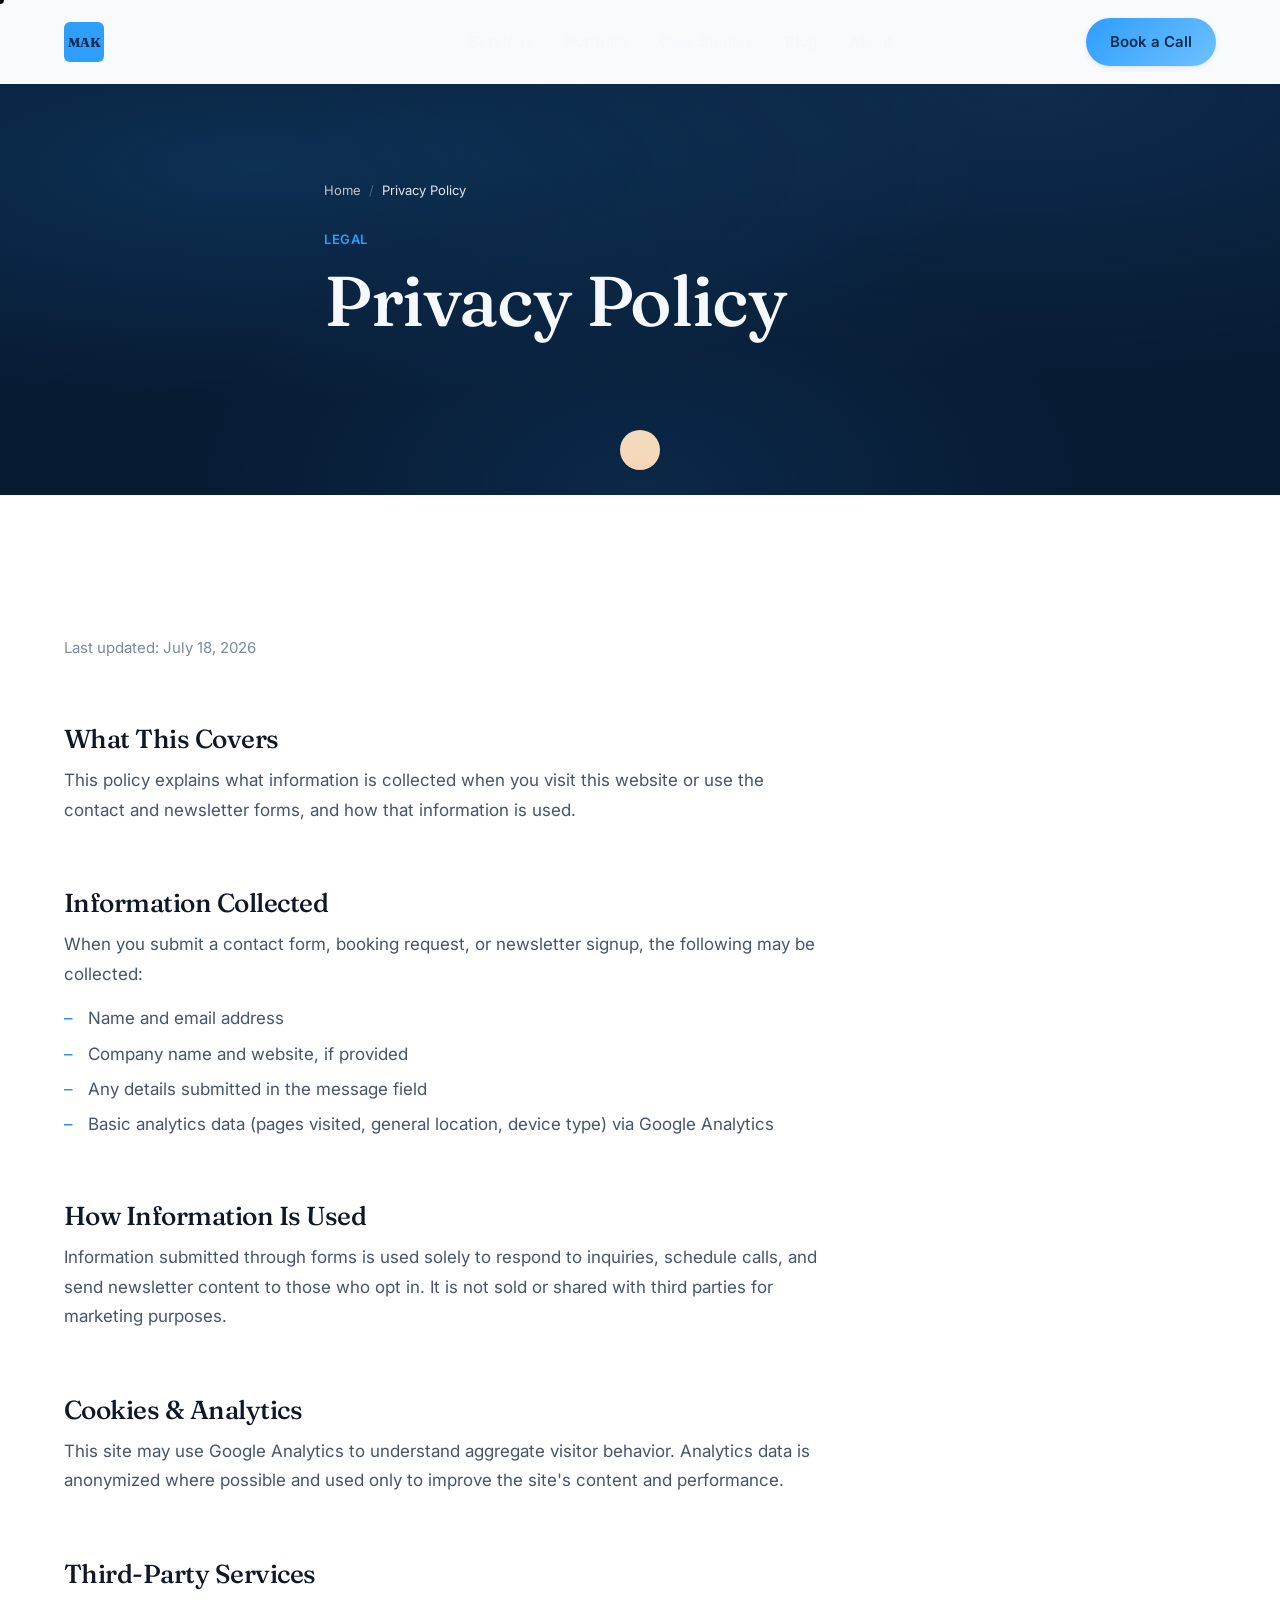
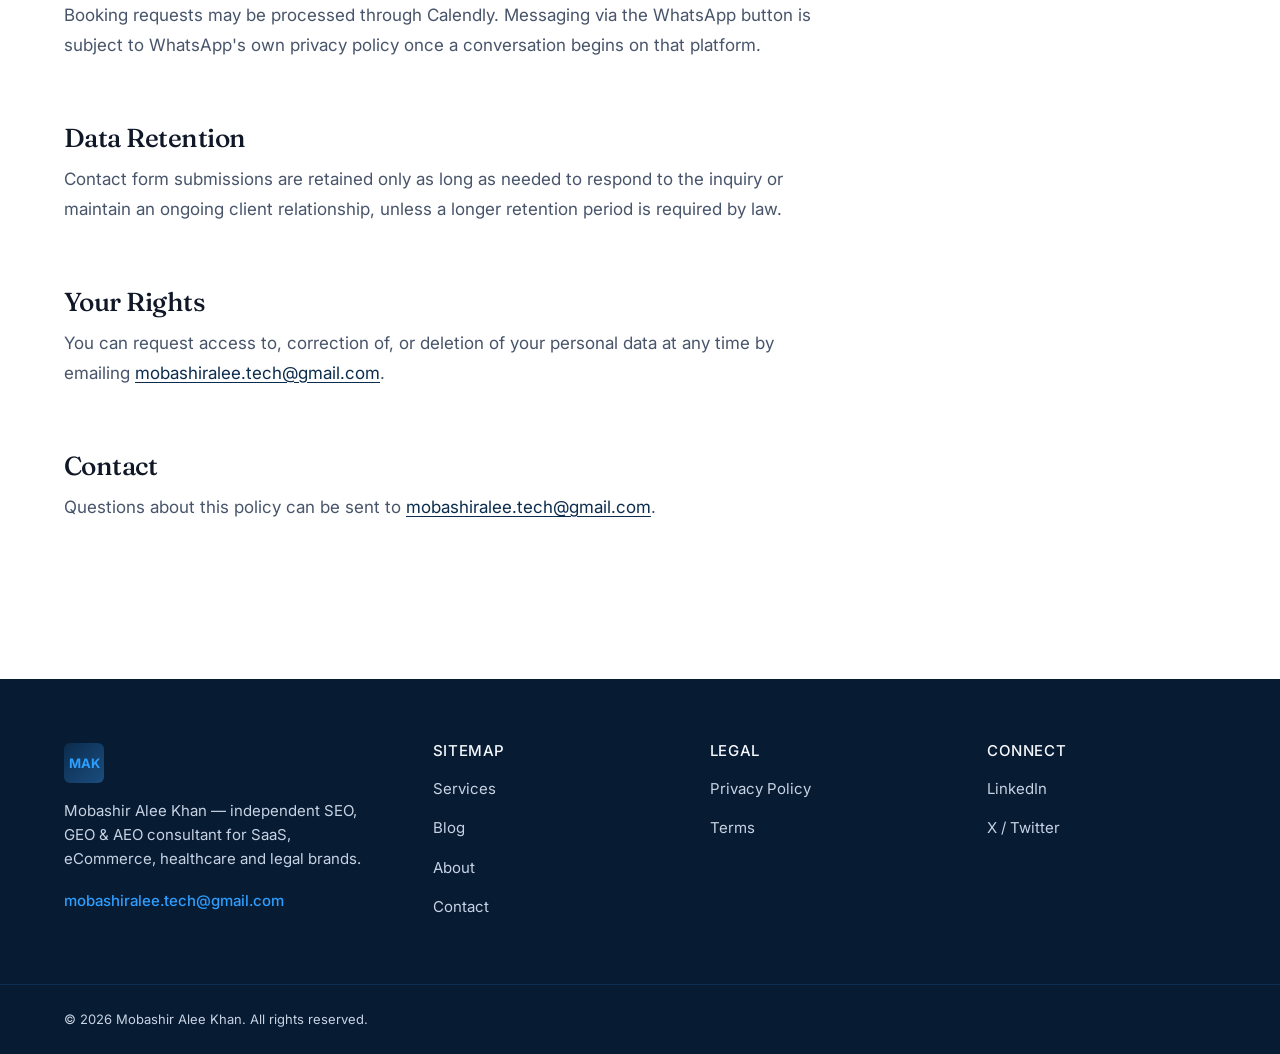
<file: privacy-policy.html>
<!DOCTYPE html>
<html lang="en">
<head>
<meta charset="UTF-8">
<meta name="viewport" content="width=device-width, initial-scale=1.0">
<title>Privacy Policy | Mobashir Alee Khan</title>
<meta name="description" content="How Mobashir Alee Khan collects, uses and protects your information when you use this website or contact forms.">
<meta name="robots" content="index, follow">
<link rel="canonical" href="https://mobashiraleekhan.com/privacy-policy.html">
<meta name="theme-color" content="#0B2C4D">
<link rel="icon" type="image/svg+xml" href="assets/favicon.svg">
<link rel="preconnect" href="https://fonts.googleapis.com">
<link rel="preconnect" href="https://fonts.gstatic.com" crossorigin>
<link rel="preload" as="style" href="https://fonts.googleapis.com/css2?family=Fraunces:opsz,wght@9..144,400;9..144,500;9..144,600&family=Inter:wght@400;500;600;700&family=JetBrains+Mono:wght@500;600&display=swap">
<link href="https://fonts.googleapis.com/css2?family=Fraunces:opsz,wght@9..144,400;9..144,500;9..144,600&family=Inter:wght@400;500;600;700&family=JetBrains+Mono:wght@500;600&display=swap" rel="stylesheet" media="print" onload="this.media='all'">
<noscript><link href="https://fonts.googleapis.com/css2?family=Fraunces:opsz,wght@9..144,400;9..144,500;9..144,600&family=Inter:wght@400;500;600;700&family=JetBrains+Mono:wght@500;600&display=swap" rel="stylesheet"></noscript>
<link rel="stylesheet" href="app.min.css">
<script type="application/ld+json">
{
  "@context": "https://schema.org",
  "@type": "BreadcrumbList",
  "itemListElement": [
    { "@type": "ListItem", "position": 1, "name": "Home", "item": "https://mobashiraleekhan.com/" },
    { "@type": "ListItem", "position": 2, "name": "Privacy Policy", "item": "https://mobashiraleekhan.com/privacy-policy.html" }
  ]
}
</script>
</head>
<body>
<div class="loading-screen animated-gradient" id="loading-screen" aria-hidden="true">
  <span class="loading-mark">MAK</span>
  <span class="loading-bar"></span>
</div>
<div class="cursor-dot" aria-hidden="true"></div>
<div class="cursor-ring" aria-hidden="true"></div>
<a class="skip-link" href="#main-content">Skip to main content</a>

<header class="nav-wrapper" id="site-nav">
  <nav class="nav" aria-label="Primary">
    <a href="index.html" class="nav-logo" aria-label="Mobashir Alee Khan — Home">
      <span class="nav-logo-mark">MAK</span>
      <span class="nav-logo-text">Mobashir Alee Khan</span>
    </a>
    <ul class="nav-links" id="nav-links">
      <li><a href="index.html#services">Services</a></li>
      <li><a href="https://mobashiraleeseo.github.io/mobashir-portfolio/" target="_blank" rel="noopener">Portfolio</a></li>
      <li><a href="index.html#case-studies">Case Studies</a></li>
      <li><a href="blog.html">Blog</a></li>
      <li><a href="about.html">About</a></li>
    </ul>
    <a href="contact.html" class="btn btn-primary nav-cta btn-magnetic" data-magnetic>Book a Call</a>
    <button class="nav-toggle" id="nav-toggle" aria-expanded="false" aria-controls="mobile-menu" aria-label="Open menu">
      <span></span><span></span><span></span>
    </button>
  </nav>
  <div class="mobile-menu" id="mobile-menu" role="dialog" aria-modal="true" aria-label="Mobile navigation">
    <ul>
      <li><a href="index.html#services">Services</a></li>
      <li><a href="https://mobashiraleeseo.github.io/mobashir-portfolio/" target="_blank" rel="noopener">Portfolio</a></li>
      <li><a href="index.html#case-studies">Case Studies</a></li>
      <li><a href="blog.html">Blog</a></li>
      <li><a href="about.html">About</a></li>
      <li><a href="index.html#faq">FAQ</a></li>
    </ul>
    <a href="contact.html" class="btn btn-primary mobile-menu-cta btn-magnetic" data-magnetic>Book a Call</a>
  </div>
</header>

<main id="main-content">
  <section class="page-hero section-dark">
    <div class="hero-mesh" aria-hidden="true"></div>
    <div class="container page-hero-inner">
      <p class="breadcrumb"><a href="index.html">Home</a><span class="sep">/</span><span aria-current="page">Privacy Policy</span></p>
      <p class="eyebrow">Legal</p>
      <h1>Privacy Policy</h1>
    </div>
  </section>

  <section class="section-light">
    <div class="container">
      <div class="prose reveal">
        <p class="updated-date">Last updated: July 18, 2026</p>

        <h2>What This Covers</h2>
        <p>This policy explains what information is collected when you visit this website or use the contact and newsletter forms, and how that information is used.</p>

        <h2>Information Collected</h2>
        <p>When you submit a contact form, booking request, or newsletter signup, the following may be collected:</p>
        <ul>
          <li>Name and email address</li>
          <li>Company name and website, if provided</li>
          <li>Any details submitted in the message field</li>
          <li>Basic analytics data (pages visited, general location, device type) via Google Analytics</li>
        </ul>

        <h2>How Information Is Used</h2>
        <p>Information submitted through forms is used solely to respond to inquiries, schedule calls, and send newsletter content to those who opt in. It is not sold or shared with third parties for marketing purposes.</p>

        <h2>Cookies &amp; Analytics</h2>
        <p>This site may use Google Analytics to understand aggregate visitor behavior. Analytics data is anonymized where possible and used only to improve the site's content and performance.</p>

        <h2>Third-Party Services</h2>
        <p>Booking requests may be processed through Calendly. Messaging via the WhatsApp button is subject to WhatsApp's own privacy policy once a conversation begins on that platform.</p>

        <h2>Data Retention</h2>
        <p>Contact form submissions are retained only as long as needed to respond to the inquiry or maintain an ongoing client relationship, unless a longer retention period is required by law.</p>

        <h2>Your Rights</h2>
        <p>You can request access to, correction of, or deletion of your personal data at any time by emailing <a href="mailto:mobashiralee.tech@gmail.com">mobashiralee.tech@gmail.com</a>.</p>

        <h2>Contact</h2>
        <p>Questions about this policy can be sent to <a href="mailto:mobashiralee.tech@gmail.com">mobashiralee.tech@gmail.com</a>.</p>
      </div>
    </div>
  </section>
</main>

<footer class="site-footer section-dark">
  <div class="container footer-grid">
    <div class="footer-brand">
      <span class="nav-logo-mark">MAK</span>
      <p>Mobashir Alee Khan &mdash; independent SEO, GEO &amp; AEO consultant for SaaS, eCommerce, healthcare and legal brands.</p>
      <a href="mailto:mobashiralee.tech@gmail.com">mobashiralee.tech@gmail.com</a>
    </div>
    <nav class="footer-col" aria-label="Sitemap">
      <h3>Sitemap</h3>
      <ul>
        <li><a href="index.html#services">Services</a></li>
        <li><a href="blog.html">Blog</a></li>
        <li><a href="about.html">About</a></li>
        <li><a href="contact.html">Contact</a></li>
      </ul>
    </nav>
    <nav class="footer-col" aria-label="Legal">
      <h3>Legal</h3>
      <ul>
        <li><a href="privacy-policy.html">Privacy Policy</a></li>
        <li><a href="terms.html">Terms</a></li>
      </ul>
    </nav>
    <div class="footer-col">
      <h3>Connect</h3>
      <ul>
        <li><a href="https://www.linkedin.com/in/mobashir-alee-khan-61097b374" rel="me noopener" target="_blank">LinkedIn</a></li>
        <li><a href="https://x.com/MobashirAlee" rel="me noopener" target="_blank">X / Twitter</a></li>
      </ul>
    </div>
  </div>
  <div class="container footer-bottom">
    <p>&copy; <span id="year"></span> Mobashir Alee Khan. All rights reserved.</p>
  </div>
</footer>

<script src="app.min.js" defer></script>
</body>
</html>
</file>
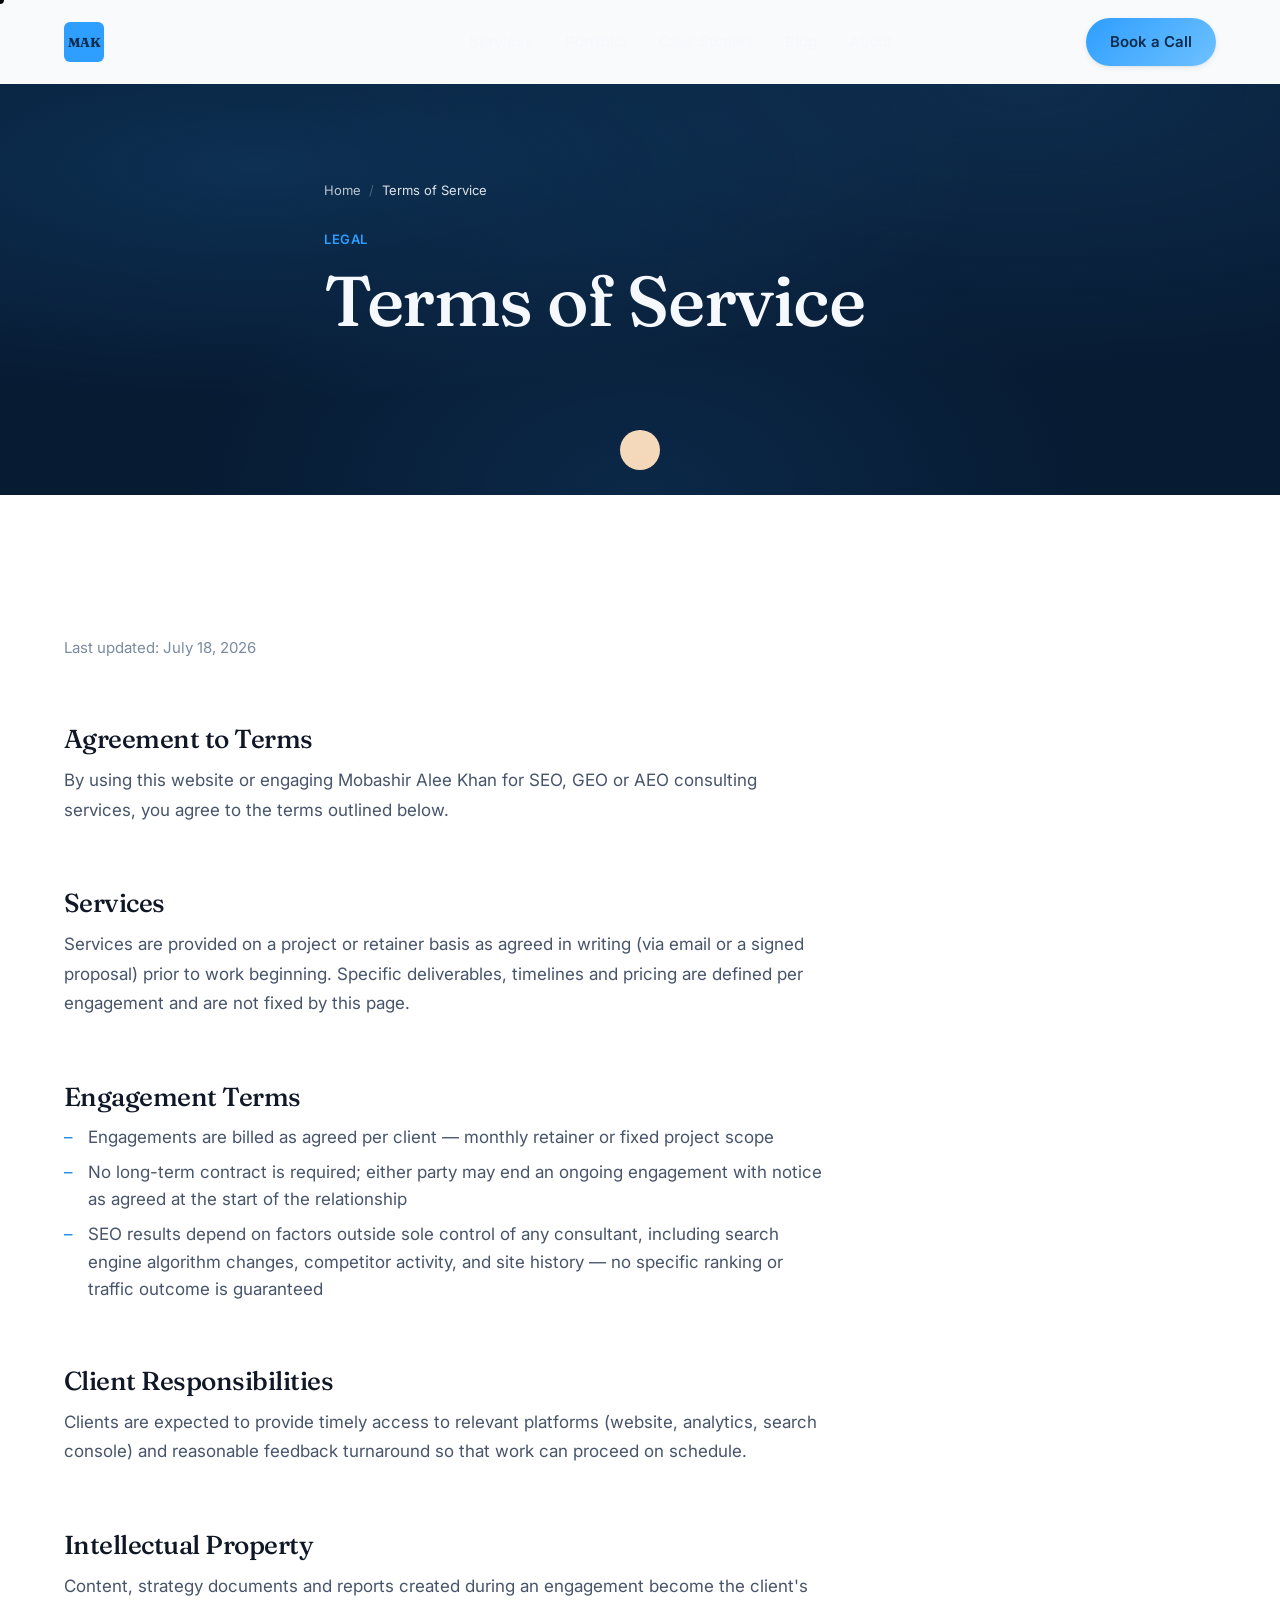
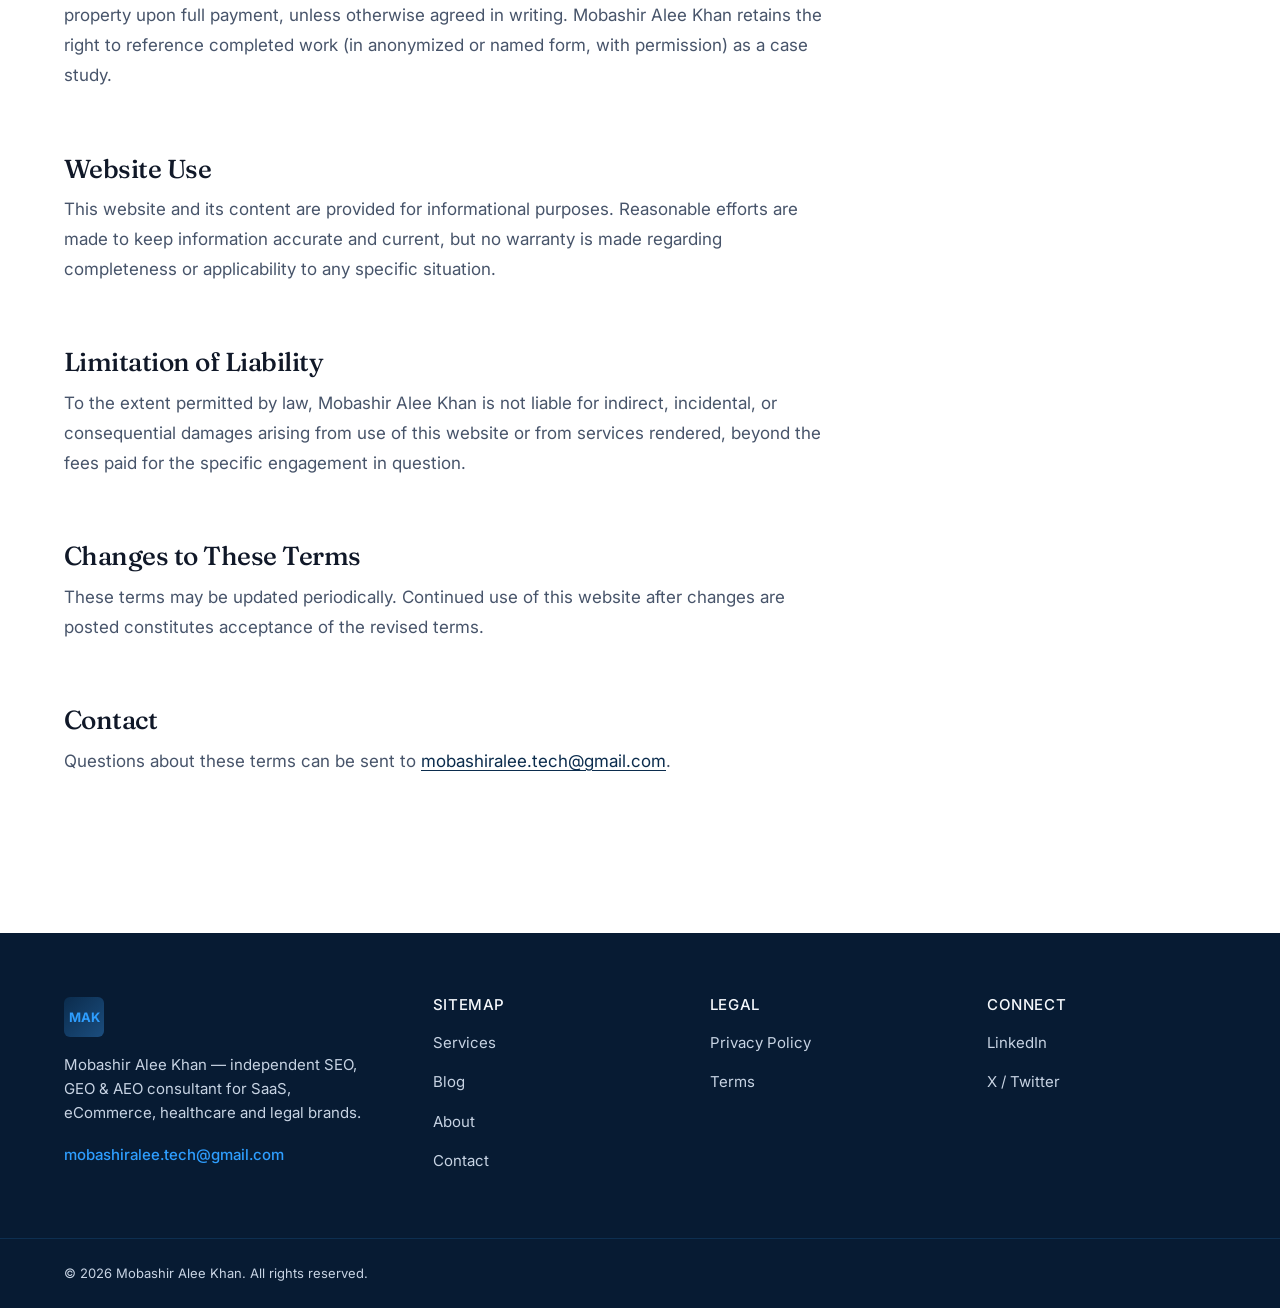
<file: terms.html>
<!DOCTYPE html>
<html lang="en">
<head>
<meta charset="UTF-8">
<meta name="viewport" content="width=device-width, initial-scale=1.0">
<title>Terms of Service | Mobashir Alee Khan</title>
<meta name="description" content="The terms governing use of this website and engagement of SEO, GEO and AEO consulting services from Mobashir Alee Khan.">
<meta name="robots" content="index, follow">
<link rel="canonical" href="https://mobashiraleekhan.com/terms.html">
<meta name="theme-color" content="#0B2C4D">
<link rel="icon" type="image/svg+xml" href="assets/favicon.svg">
<link rel="preconnect" href="https://fonts.googleapis.com">
<link rel="preconnect" href="https://fonts.gstatic.com" crossorigin>
<link rel="preload" as="style" href="https://fonts.googleapis.com/css2?family=Fraunces:opsz,wght@9..144,400;9..144,500;9..144,600&family=Inter:wght@400;500;600;700&family=JetBrains+Mono:wght@500;600&display=swap">
<link href="https://fonts.googleapis.com/css2?family=Fraunces:opsz,wght@9..144,400;9..144,500;9..144,600&family=Inter:wght@400;500;600;700&family=JetBrains+Mono:wght@500;600&display=swap" rel="stylesheet" media="print" onload="this.media='all'">
<noscript><link href="https://fonts.googleapis.com/css2?family=Fraunces:opsz,wght@9..144,400;9..144,500;9..144,600&family=Inter:wght@400;500;600;700&family=JetBrains+Mono:wght@500;600&display=swap" rel="stylesheet"></noscript>
<link rel="stylesheet" href="app.min.css">
<script type="application/ld+json">
{
  "@context": "https://schema.org",
  "@type": "BreadcrumbList",
  "itemListElement": [
    { "@type": "ListItem", "position": 1, "name": "Home", "item": "https://mobashiraleekhan.com/" },
    { "@type": "ListItem", "position": 2, "name": "Terms of Service", "item": "https://mobashiraleekhan.com/terms.html" }
  ]
}
</script>
</head>
<body>
<div class="loading-screen animated-gradient" id="loading-screen" aria-hidden="true">
  <span class="loading-mark">MAK</span>
  <span class="loading-bar"></span>
</div>
<div class="cursor-dot" aria-hidden="true"></div>
<div class="cursor-ring" aria-hidden="true"></div>
<a class="skip-link" href="#main-content">Skip to main content</a>

<header class="nav-wrapper" id="site-nav">
  <nav class="nav" aria-label="Primary">
    <a href="index.html" class="nav-logo" aria-label="Mobashir Alee Khan — Home">
      <span class="nav-logo-mark">MAK</span>
      <span class="nav-logo-text">Mobashir Alee Khan</span>
    </a>
    <ul class="nav-links" id="nav-links">
      <li><a href="index.html#services">Services</a></li>
      <li><a href="https://mobashiraleeseo.github.io/mobashir-portfolio/" target="_blank" rel="noopener">Portfolio</a></li>
      <li><a href="index.html#case-studies">Case Studies</a></li>
      <li><a href="blog.html">Blog</a></li>
      <li><a href="about.html">About</a></li>
    </ul>
    <a href="contact.html" class="btn btn-primary nav-cta btn-magnetic" data-magnetic>Book a Call</a>
    <button class="nav-toggle" id="nav-toggle" aria-expanded="false" aria-controls="mobile-menu" aria-label="Open menu">
      <span></span><span></span><span></span>
    </button>
  </nav>
  <div class="mobile-menu" id="mobile-menu" role="dialog" aria-modal="true" aria-label="Mobile navigation">
    <ul>
      <li><a href="index.html#services">Services</a></li>
      <li><a href="https://mobashiraleeseo.github.io/mobashir-portfolio/" target="_blank" rel="noopener">Portfolio</a></li>
      <li><a href="index.html#case-studies">Case Studies</a></li>
      <li><a href="blog.html">Blog</a></li>
      <li><a href="about.html">About</a></li>
      <li><a href="index.html#faq">FAQ</a></li>
    </ul>
    <a href="contact.html" class="btn btn-primary mobile-menu-cta btn-magnetic" data-magnetic>Book a Call</a>
  </div>
</header>

<main id="main-content">
  <section class="page-hero section-dark">
    <div class="hero-mesh" aria-hidden="true"></div>
    <div class="container page-hero-inner">
      <p class="breadcrumb"><a href="index.html">Home</a><span class="sep">/</span><span aria-current="page">Terms of Service</span></p>
      <p class="eyebrow">Legal</p>
      <h1>Terms of Service</h1>
    </div>
  </section>

  <section class="section-light">
    <div class="container">
      <div class="prose reveal">
        <p class="updated-date">Last updated: July 18, 2026</p>

        <h2>Agreement to Terms</h2>
        <p>By using this website or engaging Mobashir Alee Khan for SEO, GEO or AEO consulting services, you agree to the terms outlined below.</p>

        <h2>Services</h2>
        <p>Services are provided on a project or retainer basis as agreed in writing (via email or a signed proposal) prior to work beginning. Specific deliverables, timelines and pricing are defined per engagement and are not fixed by this page.</p>

        <h2>Engagement Terms</h2>
        <ul>
          <li>Engagements are billed as agreed per client &mdash; monthly retainer or fixed project scope</li>
          <li>No long-term contract is required; either party may end an ongoing engagement with notice as agreed at the start of the relationship</li>
          <li>SEO results depend on factors outside sole control of any consultant, including search engine algorithm changes, competitor activity, and site history &mdash; no specific ranking or traffic outcome is guaranteed</li>
        </ul>

        <h2>Client Responsibilities</h2>
        <p>Clients are expected to provide timely access to relevant platforms (website, analytics, search console) and reasonable feedback turnaround so that work can proceed on schedule.</p>

        <h2>Intellectual Property</h2>
        <p>Content, strategy documents and reports created during an engagement become the client's property upon full payment, unless otherwise agreed in writing. Mobashir Alee Khan retains the right to reference completed work (in anonymized or named form, with permission) as a case study.</p>

        <h2>Website Use</h2>
        <p>This website and its content are provided for informational purposes. Reasonable efforts are made to keep information accurate and current, but no warranty is made regarding completeness or applicability to any specific situation.</p>

        <h2>Limitation of Liability</h2>
        <p>To the extent permitted by law, Mobashir Alee Khan is not liable for indirect, incidental, or consequential damages arising from use of this website or from services rendered, beyond the fees paid for the specific engagement in question.</p>

        <h2>Changes to These Terms</h2>
        <p>These terms may be updated periodically. Continued use of this website after changes are posted constitutes acceptance of the revised terms.</p>

        <h2>Contact</h2>
        <p>Questions about these terms can be sent to <a href="mailto:mobashiralee.tech@gmail.com">mobashiralee.tech@gmail.com</a>.</p>
      </div>
    </div>
  </section>
</main>

<footer class="site-footer section-dark">
  <div class="container footer-grid">
    <div class="footer-brand">
      <span class="nav-logo-mark">MAK</span>
      <p>Mobashir Alee Khan &mdash; independent SEO, GEO &amp; AEO consultant for SaaS, eCommerce, healthcare and legal brands.</p>
      <a href="mailto:mobashiralee.tech@gmail.com">mobashiralee.tech@gmail.com</a>
    </div>
    <nav class="footer-col" aria-label="Sitemap">
      <h3>Sitemap</h3>
      <ul>
        <li><a href="index.html#services">Services</a></li>
        <li><a href="blog.html">Blog</a></li>
        <li><a href="about.html">About</a></li>
        <li><a href="contact.html">Contact</a></li>
      </ul>
    </nav>
    <nav class="footer-col" aria-label="Legal">
      <h3>Legal</h3>
      <ul>
        <li><a href="privacy-policy.html">Privacy Policy</a></li>
        <li><a href="terms.html">Terms</a></li>
      </ul>
    </nav>
    <div class="footer-col">
      <h3>Connect</h3>
      <ul>
        <li><a href="https://www.linkedin.com/in/mobashir-alee-khan-61097b374" rel="me noopener" target="_blank">LinkedIn</a></li>
        <li><a href="https://x.com/MobashirAlee" rel="me noopener" target="_blank">X / Twitter</a></li>
      </ul>
    </div>
  </div>
  <div class="container footer-bottom">
    <p>&copy; <span id="year"></span> Mobashir Alee Khan. All rights reserved.</p>
  </div>
</footer>

<script src="app.min.js" defer></script>
</body>
</html>
</file>
<file: app.min.css>
*,::after,::before{box-sizing:border-box}*{margin:0;padding:0}html{scroll-behavior:smooth}@media (prefers-reduced-motion:reduce){html{scroll-behavior:auto}*,::after,::before{animation-duration:0s!important;animation-iteration-count:1!important;transition-duration:0s!important;scroll-behavior:auto!important}}img,svg{display:block;max-width:100%}a{color:inherit;text-decoration:none}ol,ul{list-style:none}button{font:inherit;background:0 0;border:none;cursor:pointer;color:inherit}input,select,textarea{font:inherit}:root{--color-bg:#F8FAFC;--color-surface:#FFFFFF;--color-surface-raised:#EEF2F7;--color-ink:#101828;--color-ink-muted:#47546A;--color-ink-subtle:#7C8AA0;--color-border:rgba(15, 40, 80, 0.10);--color-border-strong:rgba(15, 40, 80, 0.18);--color-primary:#0B2C4D;--color-primary-hover:#123863;--color-primary-light:#1B4D7E;--color-on-dark:#F5F8FC;--color-accent:#2E9EFF;--color-accent-hover:#1C87E0;--color-accent-ink:#0B2C4D;--color-data:#22B8C4;--gradient-primary:linear-gradient(135deg, #0B2C4D 0%, #1B4D7E 100%);--gradient-accent:linear-gradient(135deg, #2E9EFF 0%, #6EC1FF 100%);--gradient-mesh:radial-gradient(at 20% 20%, rgba(46,158,255,0.16) 0px, transparent 50%),radial-gradient(at 80% 0%, rgba(27,77,126,0.35) 0px, transparent 50%),radial-gradient(at 50% 100%, rgba(46,158,255,0.10) 0px, transparent 50%);--font-display:'Fraunces',ui-serif,Georgia,serif;--font-body:'Inter',ui-sans-serif,system-ui,sans-serif;--font-mono:'JetBrains Mono',ui-monospace,monospace;--fs-xs:clamp(0.75rem, 0.72rem + 0.15vw, 0.8125rem);--fs-sm:clamp(0.875rem, 0.84rem + 0.18vw, 0.9375rem);--fs-base:clamp(1rem, 0.96rem + 0.2vw, 1.0625rem);--fs-lg:clamp(1.125rem, 1.06rem + 0.32vw, 1.25rem);--fs-xl:clamp(1.375rem, 1.26rem + 0.55vw, 1.625rem);--fs-2xl:clamp(1.75rem, 1.55rem + 1vw, 2.25rem);--fs-3xl:clamp(2.25rem, 1.9rem + 1.75vw, 3.25rem);--fs-4xl:clamp(2.75rem, 2.2rem + 2.75vw, 4.5rem);--fs-5xl:clamp(3.25rem, 2.5rem + 3.75vw, 5.75rem);--lh-tight:1.1;--lh-snug:1.3;--lh-normal:1.6;--lh-relaxed:1.75;--ls-tight:-0.02em;--ls-wide:0.04em;--space-1:0.25rem;--space-2:0.5rem;--space-3:0.75rem;--space-4:1rem;--space-5:1.5rem;--space-6:2rem;--space-7:3rem;--space-8:4rem;--space-9:6rem;--space-10:8.75rem;--radius-sm:6px;--radius-md:12px;--radius-lg:20px;--radius-xl:28px;--radius-pill:999px;--shadow-xs:0 1px 2px rgba(11, 44, 77, 0.06);--shadow-sm:0 2px 6px rgba(11, 44, 77, 0.07),0 1px 2px rgba(11, 44, 77, 0.05);--shadow-md:0 8px 24px rgba(11, 44, 77, 0.10),0 2px 6px rgba(11, 44, 77, 0.06);--shadow-lg:0 20px 48px rgba(11, 44, 77, 0.14),0 4px 12px rgba(11, 44, 77, 0.08);--shadow-glow-accent:0 0 0 1px rgba(46,158,255,0.25),0 8px 32px rgba(46,158,255,0.20);--shadow-glow-primary:0 0 0 1px rgba(11,44,77,0.15),0 8px 32px rgba(11,44,77,0.18);--ease-out:cubic-bezier(0.16, 1, 0.3, 1);--ease-in-out:cubic-bezier(0.65, 0, 0.35, 1);--ease-spring:cubic-bezier(0.34, 1.56, 0.64, 1);--dur-fast:150ms;--dur-base:250ms;--dur-slow:400ms;--dur-page:600ms}.section-dark{--color-bg:#071B33;--color-surface:#0B2C4D;--color-ink:#F5F8FC;--color-ink-muted:#C7D3E3;--color-ink-subtle:#8FA3BF;--color-border:rgba(46, 158, 255, 0.15);background:var(--color-bg);color:var(--color-ink)}.section-light{background:var(--color-surface);color:var(--color-ink)}.section-tint{background:var(--color-surface-raised);color:var(--color-ink)}body{font-family:var(--font-body);font-size:var(--fs-base);line-height:var(--lh-normal);color:var(--color-ink);background:var(--color-bg);-webkit-font-smoothing:antialiased;overflow-x:hidden}h1,h2,h3{font-family:var(--font-display);font-optical-sizing:none;font-weight:500;line-height:var(--lh-tight);letter-spacing:var(--ls-tight);color:var(--color-ink)}h2{font-size:var(--fs-3xl)}h3{font-size:var(--fs-2xl)}p{color:var(--color-ink-muted)}.lead-text{font-size:var(--fs-lg);color:var(--color-ink-muted);line-height:var(--lh-relaxed);margin-bottom:var(--space-4)}.container{max-width:1280px;margin-inline:auto;padding-inline:var(--space-4)}.container-narrow{max-width:820px}@media (min-width:768px){.container{padding-inline:var(--space-6)}}@media (min-width:1024px){.container{padding-inline:var(--space-8)}}section{padding-block:var(--space-8);position:relative}@media (min-width:768px){section{padding-block:var(--space-9)}}@media (min-width:1280px){section{padding-block:var(--space-10)}}.section-header{max-width:680px;margin-bottom:var(--space-7)}.section-sub{font-size:var(--fs-lg);margin-top:var(--space-3)}.eyebrow{font-size:var(--fs-xs);font-weight:600;text-transform:uppercase;letter-spacing:var(--ls-wide);color:var(--color-accent-hover);margin-bottom:var(--space-3);display:inline-block}.section-dark .eyebrow{color:var(--color-accent)}.text-gradient{background:var(--gradient-accent);-webkit-background-clip:text;background-clip:text;color:transparent}.visually-hidden{position:absolute;width:1px;height:1px;overflow:hidden;clip:rect(0,0,0,0);white-space:nowrap;border:0}.skip-link{position:absolute;top:-100%;left:var(--space-4);z-index:1000;background:var(--color-accent);color:var(--color-accent-ink);padding:var(--space-3) var(--space-5);border-radius:var(--radius-sm);font-weight:600;transition:top var(--dur-fast) var(--ease-out)}.skip-link:focus{top:var(--space-4)}:focus-visible{outline:2px solid var(--color-accent);outline-offset:2px}#particle-canvas{position:fixed;inset:0;width:100%;height:100%;pointer-events:none;z-index:0;opacity:.5}.nav-wrapper{position:sticky;top:0;z-index:100}.nav{display:flex;align-items:center;justify-content:space-between;height:84px;padding-inline:var(--space-4);transition:height var(--dur-base) var(--ease-out),background var(--dur-base) var(--ease-out),box-shadow var(--dur-base) var(--ease-out)}@media (min-width:768px){.nav{padding-inline:var(--space-6)}}@media (min-width:1024px){.nav{padding-inline:var(--space-8)}}.nav-wrapper.scrolled .nav{height:64px;background:rgba(255,255,255,.86);backdrop-filter:blur(14px) saturate(160%);-webkit-backdrop-filter:blur(14px) saturate(160%);box-shadow:var(--shadow-sm);border-bottom:1px solid var(--color-border)}@supports not (backdrop-filter:blur(1px)){.nav-wrapper.scrolled .nav{background:rgba(255,255,255,.97)}}.nav-logo{display:flex;align-items:center;gap:var(--space-2);font-family:var(--font-display)}.nav-logo-mark{display:grid;place-items:center;width:40px;height:40px;border-radius:var(--radius-sm);background:var(--gradient-primary);color:var(--color-accent);font-size:var(--fs-xs);font-weight:700;letter-spacing:0;animation:logoIntro .7s var(--ease-spring) .2s both}@keyframes logoIntro{0%{transform:scale(.4) rotate(-12deg);opacity:0}100%{transform:scale(1) rotate(0);opacity:1}}@media (prefers-reduced-motion:reduce){.nav-logo-mark{animation:none}}.nav-logo-text{font-size:var(--fs-base);font-weight:500;color:var(--color-ink)}.nav-wrapper:not(.scrolled) .nav-logo-mark,.nav-wrapper:not(.scrolled) .nav-logo-text{color:var(--color-bg,#fff)}.nav-wrapper:not(.scrolled) .nav-logo-mark{background:var(--color-accent);color:var(--color-accent-ink)}.nav-links{display:none;gap:var(--space-6)}@media (min-width:1024px){.nav-links{display:flex}}.nav-links a{font-size:var(--fs-sm);font-weight:500;position:relative;padding-block:var(--space-2);color:var(--color-ink)}.nav-wrapper:not(.scrolled) .nav-links a{color:var(--color-on-dark)}.nav-links a::after{content:'';position:absolute;bottom:0;left:50%;width:0;height:2px;background:var(--color-accent);transition:width var(--dur-fast) var(--ease-out),left var(--dur-fast) var(--ease-out)}.nav-links a:focus-visible::after,.nav-links a:hover::after{width:100%;left:0}.nav-cta{display:none}@media (min-width:1024px){.nav-cta{display:inline-flex}}.nav-toggle{display:flex;flex-direction:column;justify-content:center;gap:5px;width:44px;height:44px;align-items:center}@media (min-width:1024px){.nav-toggle{display:none}}.nav-toggle span{width:22px;height:2px;background:currentColor;transition:transform var(--dur-fast) var(--ease-out),opacity var(--dur-fast) var(--ease-out)}.nav-wrapper:not(.scrolled) .nav-toggle{color:var(--color-on-dark)}.nav-toggle[aria-expanded=true] span:first-child{transform:translateY(7px) rotate(45deg)}.nav-toggle[aria-expanded=true] span:nth-child(2){opacity:0}.nav-toggle[aria-expanded=true] span:nth-child(3){transform:translateY(-7px) rotate(-45deg)}.mobile-menu{position:fixed;inset:0 0 0 auto;width:min(360px,86vw);height:100vh;background:var(--gradient-primary);z-index:99;display:flex;flex-direction:column;justify-content:center;gap:var(--space-7);padding:var(--space-8);transform:translateX(100%);transition:transform var(--dur-slow) var(--ease-out)}.mobile-menu.open{transform:translateX(0)}.mobile-menu ul{display:flex;flex-direction:column;gap:var(--space-2)}.mobile-menu a{font-size:var(--fs-xl);font-family:var(--font-display);color:var(--color-on-dark);display:block;padding-block:var(--space-3);min-height:56px;display:flex;align-items:center}.mobile-menu-cta{align-self:flex-start}.btn{display:inline-flex;align-items:center;justify-content:center;gap:var(--space-2);height:48px;padding-inline:var(--space-5);border-radius:var(--radius-pill);font-size:var(--fs-sm);font-weight:600;white-space:nowrap;transition:transform var(--dur-fast) var(--ease-out),box-shadow var(--dur-fast) var(--ease-out),background var(--dur-fast) var(--ease-out)}@media (max-width:1023px){.btn{height:52px}}.btn-primary{background:var(--gradient-accent);color:var(--color-accent-ink);box-shadow:var(--shadow-sm)}.btn-primary:hover{transform:scale(1.02);box-shadow:var(--shadow-glow-accent)}.btn-primary:active{transform:scale(.98)}.btn-ghost{background:0 0;color:var(--color-primary);border:1.5px solid var(--color-border-strong)}.btn-ghost:hover{background:rgba(11,44,77,.05);transform:scale(1.02)}.btn-ghost-dark{background:0 0;color:var(--color-on-dark);border:1.5px solid rgba(245,248,252,.3)}.btn-ghost-dark:hover{background:rgba(245,248,252,.08);transform:scale(1.02)}.btn-lg{height:56px;padding-inline:var(--space-7);font-size:var(--fs-base)}.btn-magnetic{will-change:transform}.card-grid{display:grid;gap:var(--space-5);grid-template-columns:1fr}@media (min-width:768px){.card-grid{grid-template-columns:repeat(2,1fr)}}@media (min-width:1024px){.card-grid-3{grid-template-columns:repeat(3,1fr)}.card-grid-5{grid-template-columns:repeat(3,1fr)}.card-grid-6{grid-template-columns:repeat(3,1fr)}}@media (min-width:1280px){.card-grid-5{grid-template-columns:repeat(5,1fr)}.card-grid-6{grid-template-columns:repeat(6,1fr)}}.hero{min-height:92vh;display:flex;align-items:center;overflow:hidden;padding-top:var(--space-9)}.hero-mesh{position:absolute;inset:0;background:var(--gradient-mesh);z-index:0;pointer-events:none}.hero-inner{position:relative;z-index:1;max-width:1280px}.hero-headline{font-size:var(--fs-4xl);margin-bottom:var(--space-5);color:var(--color-on-dark)}.hero-sub{font-size:var(--fs-lg);color:var(--color-ink-muted);max-width:620px;margin-bottom:var(--space-6)}.hero-actions{display:flex;flex-wrap:wrap;gap:var(--space-4);margin-bottom:var(--space-8)}.hero-stats{display:grid;grid-template-columns:repeat(2,1fr);gap:var(--space-5);padding-top:var(--space-6);border-top:1px solid var(--color-border)}@media (min-width:768px){.hero-stats{grid-template-columns:repeat(4,1fr)}}.hero-stat{display:flex;flex-direction:column;gap:var(--space-1)}.stat-number{font-family:var(--font-mono);font-weight:600;font-size:var(--fs-2xl);background:var(--gradient-accent);-webkit-background-clip:text;background-clip:text;color:transparent;filter:drop-shadow(0 0 0 transparent);transition:filter .2s var(--ease-out)}.stat-number.count-complete{animation:statPulse .7s var(--ease-out)}@keyframes statPulse{0%{filter:drop-shadow(0 0 0 transparent)}40%{filter:drop-shadow(0 0 10px rgba(46,158,255,.55))}100%{filter:drop-shadow(0 0 0 transparent)}}@media (prefers-reduced-motion:reduce){.stat-number.count-complete{animation:none}}.stat-number-lg{font-size:var(--fs-4xl)}.stat-label{font-size:var(--fs-xs);color:var(--color-ink-subtle);text-transform:uppercase;letter-spacing:var(--ls-wide)}.scroll-cue{position:absolute;bottom:var(--space-6);left:50%;transform:translateX(-50%);z-index:1}.scroll-cue span{display:block;width:22px;height:36px;border:1.5px solid rgba(245,248,252,.4);border-radius:var(--radius-pill);position:relative}.scroll-cue span::before{content:'';position:absolute;top:6px;left:50%;width:3px;height:8px;margin-left:-1.5px;background:var(--color-accent);border-radius:var(--radius-pill);animation:scrollDown 1.8s ease-in-out infinite}@keyframes scrollDown{0%,100%{transform:translateY(0);opacity:1}50%{transform:translateY(10px);opacity:.3}}@media (prefers-reduced-motion:reduce){.scroll-cue span::before{animation:none}}.about-grid{display:grid;gap:var(--space-8);align-items:center}@media (min-width:1024px){.about-grid{grid-template-columns:0.8fr 1fr;gap:var(--space-9)}}.about-photo-frame{position:relative;max-width:380px;margin-inline:auto;border-radius:50%}.about-photo-frame::before{content:'';position:absolute;inset:-14px;border:1.5px solid rgba(46,158,255,.35);border-radius:32px;transform:rotate(-6deg);z-index:-1;pointer-events:none;transition:transform var(--dur-slow) var(--ease-out)}.about-photo-frame::after{content:'';position:absolute;inset:-14px;border-radius:50%;z-index:-2;pointer-events:none;background:radial-gradient(circle,rgba(46,158,255,.22),transparent 70%);filter:blur(18px)}.about-photo-frame:hover::before{transform:rotate(-3deg) scale(1.02)}@media (prefers-reduced-motion:reduce){.about-photo-frame::before{transition:none}}.about-photo-placeholder{aspect-ratio:1;width:100%;height:auto;border-radius:50%;object-fit:cover;display:block;box-shadow:var(--shadow-lg)}.badge{font-size:var(--fs-xs);font-weight:600;padding:var(--space-2) var(--space-4);border-radius:var(--radius-pill);background:rgba(255,255,255,.72);backdrop-filter:blur(16px) saturate(160%);-webkit-backdrop-filter:blur(16px) saturate(160%);border:1px solid rgba(255,255,255,.4);box-shadow:var(--shadow-md)}@supports not (backdrop-filter:blur(1px)){.badge{background:rgba(255,255,255,.95)}}.badge-float{position:absolute;opacity:0;transform:translateY(10px) scale(.9);animation:badgePopIn .6s var(--ease-spring) forwards}.badge-float-1{animation-delay:.9s}.badge-float-2{animation-delay:1.15s}@keyframes badgePopIn{to{opacity:1;transform:translateY(0) scale(1)}}@media (prefers-reduced-motion:reduce){.badge-float{animation:none;opacity:1;transform:none}}.badge-float-1{top:10%;right:-8%}.badge-float-2{bottom:8%;left:-10%}.about-credentials{margin-block:var(--space-5);display:flex;flex-direction:column;gap:var(--space-2)}.about-credentials li{position:relative;padding-left:var(--space-5);font-size:var(--fs-sm);color:var(--color-ink-muted)}.about-credentials li::before{content:'✓';position:absolute;left:0;color:var(--color-data);font-weight:700}.blog-card,.case-card,.portfolio-card,.service-card{background:var(--color-surface);border:1px solid var(--color-border);border-radius:var(--radius-lg);padding:var(--space-6);box-shadow:var(--shadow-sm);transition:transform var(--dur-base) var(--ease-out),box-shadow var(--dur-base) var(--ease-out),border-color var(--dur-base) var(--ease-out)}.blog-card:hover,.case-card:hover,.portfolio-card:hover,.service-card:hover{transform:translateY(-4px);box-shadow:var(--shadow-lg);border-color:rgba(46,158,255,.4)}.service-icon{display:grid;place-items:center;width:44px;height:44px;border-radius:var(--radius-md);background:rgba(46,158,255,.12);color:var(--color-accent-hover);font-size:var(--fs-lg);margin-bottom:var(--space-4)}.case-card h3,.portfolio-card h3,.service-card h3{font-size:var(--fs-xl);margin-bottom:var(--space-3)}.card-link{display:inline-flex;gap:var(--space-1);font-size:var(--fs-sm);font-weight:600;color:var(--color-primary);margin-top:var(--space-4)}.card-link span{transition:transform var(--dur-fast) var(--ease-out)}.card-link:hover span{transform:translateX(3px)}.why-grid{display:grid;gap:var(--space-7)}@media (min-width:1024px){.why-grid{grid-template-columns:0.9fr 1.1fr;gap:var(--space-9);align-items:center}}.compare-table{background:var(--color-surface);border-radius:var(--radius-lg);overflow:hidden;box-shadow:var(--shadow-md)}.compare-row{display:grid;grid-template-columns:1fr 1fr 1fr}.compare-row>span{padding:var(--space-4) var(--space-4);font-size:var(--fs-sm);border-bottom:1px solid var(--color-border)}.compare-head{background:var(--color-surface-raised);font-weight:600}.compare-row .yes{color:var(--color-data);font-weight:500}.compare-row .no{color:var(--color-ink-subtle)}.compare-row:last-child>span{border-bottom:none}.timeline-wrap{position:relative}.timeline-line{display:none;position:absolute;top:0;left:0;height:2px;width:0%;background:var(--gradient-accent);z-index:1;transition:width 1.4s var(--ease-out) .2s,opacity var(--dur-slow) var(--ease-out)}.timeline-line.in-view{width:100%}@media (min-width:1024px){.timeline-line{display:block}}@media (prefers-reduced-motion:reduce){.timeline-line{transition:opacity 150ms linear}}.timeline{display:grid;gap:var(--space-6);grid-template-columns:1fr}@media (min-width:1024px){.timeline{grid-template-columns:repeat(5,1fr);gap:var(--space-4)}}.timeline-step{position:relative;padding-top:var(--space-6);border-top:2px solid var(--color-border)}.timeline-index{font-family:var(--font-mono);font-size:var(--fs-sm);font-weight:600;color:var(--color-accent-hover);display:block;margin-bottom:var(--space-2)}.timeline-step h3{font-size:var(--fs-lg);margin-bottom:var(--space-2)}.timeline-step p{font-size:var(--fs-sm)}.industry-card{display:block;padding:var(--space-5);border-radius:var(--radius-md);background:var(--color-surface);border:1px solid var(--color-border);transition:transform var(--dur-base) var(--ease-out),border-color var(--dur-base) var(--ease-out)}.industry-card:hover{transform:translateY(-4px);border-color:rgba(46,158,255,.4)}.industry-card h3{font-size:var(--fs-lg);margin-bottom:var(--space-1)}.industry-card p{font-size:var(--fs-sm)}.stats-grid{display:grid;grid-template-columns:repeat(2,1fr);gap:var(--space-7);text-align:center}@media (min-width:768px){.stats-grid{grid-template-columns:repeat(4,1fr)}}.stat-block{display:flex;flex-direction:column;align-items:center;gap:var(--space-2)}.portfolio-thumb{aspect-ratio:16/10;border-radius:var(--radius-md);background:var(--gradient-primary);display:grid;place-items:center;color:var(--color-accent);font-family:var(--font-mono);font-weight:600;font-size:var(--fs-xl);margin-bottom:var(--space-4)}.case-industry{font-size:var(--fs-xs);text-transform:uppercase;letter-spacing:var(--ls-wide);color:var(--color-accent-hover);font-weight:600;margin-bottom:var(--space-2)}.case-pills{display:flex;flex-wrap:wrap;gap:var(--space-2);margin-block:var(--space-3)}.pill{font-family:var(--font-mono);font-size:var(--fs-xs);font-weight:600;padding:var(--space-1) var(--space-3);border-radius:var(--radius-pill);background:rgba(46,158,255,.14);color:var(--color-accent-ink)}.testimonial-carousel{max-width:760px;margin-inline:auto;text-align:center}.testimonial-track{position:relative;min-height:220px}.testimonial-slide{position:absolute;inset:0;opacity:0;visibility:hidden;transition:opacity var(--dur-slow) var(--ease-out)}.testimonial-slide.active{opacity:1;visibility:visible;position:relative}.testimonial-slide p{font-family:var(--font-display);font-style:italic;font-size:var(--fs-xl);color:var(--color-ink);line-height:var(--lh-snug)}.testimonial-slide footer{display:flex;align-items:center;justify-content:center;gap:var(--space-3);margin-top:var(--space-5)}.t-avatar{width:40px;height:40px;border-radius:50%;display:grid;place-items:center;background:var(--gradient-primary);color:var(--color-accent);font-size:var(--fs-xs);font-weight:700}.testimonial-slide cite{font-style:normal;font-weight:600;font-size:var(--fs-sm)}.testimonial-controls{display:flex;align-items:center;justify-content:center;gap:var(--space-5);margin-top:var(--space-6)}.t-btn{width:40px;height:40px;border-radius:50%;border:1.5px solid var(--color-border-strong);display:grid;place-items:center;transition:background var(--dur-fast) var(--ease-out),transform var(--dur-fast) var(--ease-out)}.t-btn:hover{background:var(--color-surface-raised);transform:scale(1.05)}.t-dots{display:flex;gap:var(--space-2)}.t-dot{width:8px;height:8px;border-radius:50%;background:var(--color-border-strong);transition:transform var(--dur-fast) var(--ease-out),background var(--dur-fast) var(--ease-out)}.t-dot.active{background:var(--color-accent);transform:scale(1.3)}.accordion-item{border-bottom:1px solid var(--color-border)}.accordion-trigger{width:100%;text-align:left;display:flex;justify-content:space-between;align-items:center;padding-block:var(--space-5);font-size:var(--fs-lg);font-weight:500;font-family:var(--font-display)}.accordion-trigger::after{content:'+';font-size:var(--fs-xl);color:var(--color-accent-hover);transition:transform var(--dur-base) var(--ease-out);flex-shrink:0;margin-left:var(--space-4)}.accordion-trigger[aria-expanded=true]::after{transform:rotate(45deg)}.accordion-panel{display:grid;grid-template-rows:0fr;overflow:hidden;transition:grid-template-rows var(--dur-base) var(--ease-out)}.accordion-panel>p{overflow:hidden;padding-bottom:0;font-size:var(--fs-base)}.accordion-item.open .accordion-panel{grid-template-rows:1fr}.accordion-item.open .accordion-panel>p{padding-bottom:var(--space-5)}.faq-more{margin-top:var(--space-6)}.blog-tag{font-size:var(--fs-xs);text-transform:uppercase;letter-spacing:var(--ls-wide);color:var(--color-accent-hover);font-weight:600;margin-bottom:var(--space-2)}.blog-card h3 a:hover{color:var(--color-primary);text-decoration:underline;text-underline-offset:4px}.blog-meta{font-size:var(--fs-xs);color:var(--color-ink-subtle);margin-top:var(--space-3)}.final-cta{text-align:center}.cta-inner{max-width:640px;margin-inline:auto}.cta-inner h2{color:var(--color-on-dark);margin-bottom:var(--space-4)}.cta-inner p{margin-bottom:var(--space-6);font-size:var(--fs-lg)}.section-dark p{color:var(--color-ink-muted)}.section-dark h2,.section-dark h3{color:var(--color-on-dark)}.footer-grid{display:grid;gap:var(--space-7);padding-block:var(--space-8)}@media (min-width:768px){.footer-grid{grid-template-columns:1.4fr 1fr 1fr 1fr}}.footer-brand p{margin-block:var(--space-4);max-width:320px;font-size:var(--fs-sm)}.footer-brand a{color:var(--color-accent);font-size:var(--fs-sm);font-weight:500}.footer-col h3{font-family:var(--font-body);font-size:var(--fs-sm);text-transform:uppercase;letter-spacing:var(--ls-wide);color:var(--color-on-dark);margin-bottom:var(--space-4)}.footer-col ul{display:flex;flex-direction:column;gap:var(--space-3)}.footer-col a{font-size:var(--fs-sm);color:var(--color-ink-muted);transition:color var(--dur-fast) var(--ease-out)}.footer-col a:hover{color:var(--color-accent)}.footer-certs{font-size:var(--fs-xs);color:var(--color-ink-subtle);margin-top:var(--space-4)}.footer-bottom{border-top:1px solid var(--color-border);padding-block:var(--space-5);font-size:var(--fs-xs);color:var(--color-ink-subtle)}.reveal{opacity:0;transform:translateY(16px);transition:opacity var(--dur-slow) var(--ease-out),transform var(--dur-slow) var(--ease-out)}.reveal.in-view{opacity:1;transform:translateY(0)}@media (prefers-reduced-motion:reduce){.reveal{opacity:1;transform:none;transition:none}}.eyebrow-accent{display:inline-flex;align-items:center;gap:var(--space-2)}.eyebrow-accent svg{flex-shrink:0;opacity:.8}.wavy-divider{display:block;width:100%;height:auto;margin-bottom:var(--space-2);opacity:.5}.wavy-divider path{stroke:var(--color-accent);stroke-width:1.5;fill:none}.hero-grid{display:grid;grid-template-columns:1fr;gap:var(--space-8);align-items:center}@media (min-width:1024px){.hero-grid{grid-template-columns:1.05fr 0.95fr;gap:var(--space-9)}}.hero-visual{position:relative;display:none;aspect-ratio:16/11;max-width:520px;margin-inline:auto}@media (min-width:1024px){.hero-visual{display:block}}.hero-visual-glow{position:absolute;inset:-10%;background:radial-gradient(circle,rgba(46,158,255,.22),transparent 70%);filter:blur(20px);pointer-events:none}.hero-network{position:absolute;inset:0;width:100%;height:100%;opacity:.55}.net-line{stroke:rgba(46,158,255,0.35);stroke-width:1;stroke-dasharray:4 4;animation:netFlow 6s linear infinite}.net-node{fill:var(--color-accent);animation:netPulse 3s var(--ease-in-out) infinite}.net-node:nth-child(odd){animation-delay:-1.5s}@keyframes netFlow{to{stroke-dashoffset:-40}}@keyframes netPulse{0%,100%{opacity:.5;r:3}50%{opacity:1;r:4.5}}@media (prefers-reduced-motion:reduce){.net-line,.net-node{animation:none}}.dashboard-card{position:relative;z-index:1;margin-top:8%;border-radius:var(--radius-lg);background:rgba(255,255,255,.08);backdrop-filter:blur(20px) saturate(160%);-webkit-backdrop-filter:blur(20px) saturate(160%);border:1px solid rgba(255,255,255,.16);box-shadow:var(--shadow-lg);overflow:hidden}@supports not (backdrop-filter:blur(1px)){.dashboard-card{background:rgba(11,44,77,.85)}}.dashboard-chrome{display:flex;align-items:center;gap:var(--space-2);padding:var(--space-3) var(--space-4);background:rgba(255,255,255,.05);border-bottom:1px solid rgba(255,255,255,.1)}.dashboard-chrome .dot{width:9px;height:9px;border-radius:50%}.dot-red{background:#ff6b6b}.dot-yellow{background:#ffd166}.dot-green{background:#33d69f}.dashboard-url{margin-left:var(--space-3);font-family:var(--font-mono);font-size:var(--fs-xs);color:rgba(245,248,252,.55)}.dashboard-body{padding:var(--space-5)}.dashboard-header-row{display:flex;align-items:center;justify-content:space-between;margin-bottom:var(--space-4)}.dashboard-title{font-size:var(--fs-sm);font-weight:600;color:var(--color-on-dark)}.dashboard-badge{display:inline-flex;align-items:center;gap:5px;font-size:var(--fs-xs);font-weight:600;color:#33d69f;background:rgba(51,214,159,.14);padding:3px 10px;border-radius:var(--radius-pill)}.dashboard-badge::before{content:'';width:6px;height:6px;border-radius:50%;background:#33d69f;animation:liveBlink 1.6s ease-in-out infinite}@keyframes liveBlink{0%,100%{opacity:1}50%{opacity:.3}}@media (prefers-reduced-motion:reduce){.dashboard-badge::before{animation:none}}.rank-chart{width:100%;height:auto;display:block;margin-bottom:var(--space-4)}.rank-chart-fill{fill:url(#rankChartGradient);opacity:0;transition:opacity .9s var(--ease-out) .9s}.rank-chart-line{fill:none;stroke:var(--color-accent);stroke-width:2.5;stroke-linecap:round;stroke-linejoin:round;stroke-dasharray:480;stroke-dashoffset:480;animation:drawChart 1.8s var(--ease-out) .5s forwards}.hero-visual.in-view .rank-chart-fill{opacity:1}@keyframes drawChart{to{stroke-dashoffset:0}}@media (prefers-reduced-motion:reduce){.rank-chart-line{animation:none;stroke-dashoffset:0}.rank-chart-fill{opacity:1;transition:none}}.dashboard-stats-row{display:grid;grid-template-columns:repeat(3,1fr);gap:var(--space-3)}.dashboard-mini-stat{text-align:center;padding:var(--space-3) var(--space-2);border-radius:var(--radius-sm);background:rgba(255,255,255,.04);border:1px solid rgba(255,255,255,.08)}.mini-stat-value{display:block;font-family:var(--font-mono);font-weight:600;font-size:var(--fs-lg);color:var(--color-accent)}.mini-stat-label{display:block;font-size:10px;text-transform:uppercase;letter-spacing:var(--ls-wide);color:rgba(245,248,252,.5);margin-top:2px}.floating-chip{position:absolute;display:flex;align-items:center;gap:var(--space-2);padding:var(--space-2) var(--space-4);border-radius:var(--radius-pill);background:rgba(255,255,255,.1);backdrop-filter:blur(14px) saturate(160%);-webkit-backdrop-filter:blur(14px) saturate(160%);border:1px solid rgba(255,255,255,.18);box-shadow:var(--shadow-md);font-size:var(--fs-xs);font-weight:600;color:var(--color-on-dark);white-space:nowrap;animation:chipFloat 5s var(--ease-in-out) infinite}@supports not (backdrop-filter:blur(1px)){.floating-chip{background:rgba(11,44,77,.9)}}.floating-chip .chip-icon{color:#33d69f;font-size:var(--fs-sm)}.chip-schema{top:-4%;right:-6%;animation-delay:-1s}.chip-ai{bottom:10%;left:-8%;animation-delay:-3s}.chip-ai .chip-icon{color:var(--color-accent)}.chip-speed{top:38%;right:-10%;animation-delay:-2.2s}@keyframes chipFloat{0%,100%{transform:translateY(0)}50%{transform:translateY(-10px)}}@media (prefers-reduced-motion:reduce){.floating-chip{animation:none}}@media (max-width:1279px) and (min-width:1024px){.chip-schema,.chip-speed{display:none}}.breadcrumb{display:flex;flex-wrap:wrap;align-items:center;gap:var(--space-2);font-size:var(--fs-xs);color:var(--color-ink-subtle);margin-bottom:var(--space-5)}.breadcrumb a{color:var(--color-ink-subtle);transition:color var(--dur-fast) var(--ease-out)}.breadcrumb a:hover{color:var(--color-accent)}.breadcrumb span[aria-current]{color:var(--color-ink-muted)}.breadcrumb .sep{opacity:.5}.page-hero{position:relative;overflow:hidden;padding-top:var(--space-9)}.page-hero .hero-mesh{position:absolute;inset:0;background:var(--gradient-mesh);z-index:0}.page-hero-inner{position:relative;z-index:1;max-width:760px}.page-hero h1{font-size:var(--fs-4xl);color:var(--color-on-dark);margin-bottom:var(--space-4)}.page-hero p.lead-text{color:var(--color-ink-muted);max-width:620px}.page-hero .breadcrumb{color:rgba(245,248,252,.55)}.page-hero .breadcrumb a{color:rgba(245,248,252,.75)}.page-hero .breadcrumb span[aria-current]{color:rgba(245,248,252,.9)}.filter-tabs{display:flex;flex-wrap:wrap;gap:var(--space-3);margin-bottom:var(--space-7)}.filter-btn{height:40px;padding-inline:var(--space-4);border-radius:var(--radius-pill);border:1.5px solid var(--color-border-strong);font-size:var(--fs-sm);font-weight:500;color:var(--color-ink-muted);transition:all var(--dur-fast) var(--ease-out)}.filter-btn:hover{border-color:var(--color-accent);color:var(--color-ink)}.filter-btn[aria-pressed=true]{background:var(--color-primary);color:var(--color-bg,#fff);border-color:var(--color-primary)}.filterable-item{transition:opacity var(--dur-base) var(--ease-out),transform var(--dur-base) var(--ease-out)}.filterable-item[hidden]{display:none}.pricing-toggle-wrap{display:flex;align-items:center;justify-content:center;gap:var(--space-4);margin-bottom:var(--space-8)}.pricing-toggle{position:relative;width:56px;height:30px;border-radius:var(--radius-pill);background:var(--color-border-strong);flex-shrink:0}.pricing-toggle::after{content:'';position:absolute;top:3px;left:3px;width:24px;height:24px;border-radius:50%;background:var(--color-surface);box-shadow:var(--shadow-sm);transition:transform var(--dur-base) var(--ease-spring)}.pricing-toggle[aria-checked=true]{background:var(--color-primary)}.pricing-toggle[aria-checked=true]::after{transform:translateX(26px)}.pricing-toggle-label{font-size:var(--fs-sm);font-weight:500;color:var(--color-ink-muted)}.pricing-toggle-label.active{color:var(--color-ink)}.pricing-save{font-size:var(--fs-xs);background:rgba(34,184,196,.14);color:var(--color-data);padding:var(--space-1) var(--space-3);border-radius:var(--radius-pill);font-weight:600}.pricing-grid{display:grid;gap:var(--space-6);grid-template-columns:1fr}@media (min-width:1024px){.pricing-grid{grid-template-columns:repeat(3,1fr);align-items:start}}.pricing-card{background:var(--color-surface);border:1px solid var(--color-border);border-radius:var(--radius-lg);padding:var(--space-7) var(--space-6);box-shadow:var(--shadow-sm);position:relative}.pricing-card.featured{background:var(--gradient-primary);color:var(--color-on-dark);box-shadow:var(--shadow-glow-primary);transform:translateY(0)}@media (min-width:1024px){.pricing-card.featured{transform:translateY(-16px)}}.pricing-card.featured .pricing-amount,.pricing-card.featured h3{color:var(--color-on-dark)}.pricing-card.featured p{color:rgba(245,248,252,.75)}.pricing-badge{position:absolute;top:-14px;left:50%;transform:translateX(-50%);background:var(--color-accent);color:var(--color-accent-ink);font-size:var(--fs-xs);font-weight:700;padding:var(--space-1) var(--space-4);border-radius:var(--radius-pill);white-space:nowrap}.pricing-card h3{font-size:var(--fs-xl);margin-bottom:var(--space-2)}.pricing-card .pricing-desc{font-size:var(--fs-sm);margin-bottom:var(--space-5)}.pricing-amount{font-family:var(--font-mono);font-size:var(--fs-3xl);font-weight:600;display:block;margin-bottom:var(--space-1)}.pricing-amount span{font-size:var(--fs-sm);font-weight:500;color:var(--color-ink-subtle)}.pricing-card.featured .pricing-amount span{color:rgba(245,248,252,.6)}.pricing-period{font-size:var(--fs-xs);color:var(--color-ink-subtle);margin-bottom:var(--space-6);display:block}.pricing-card.featured .pricing-period{color:rgba(245,248,252,.6)}.pricing-features{display:flex;flex-direction:column;gap:var(--space-3);margin-bottom:var(--space-7)}.pricing-features li{position:relative;padding-left:var(--space-5);font-size:var(--fs-sm)}.pricing-features li::before{content:'✓';position:absolute;left:0;color:var(--color-data);font-weight:700}.pricing-card.featured .pricing-features li::before{color:var(--color-accent)}.pricing-card .btn{width:100%}.pricing-note{text-align:center;margin-top:var(--space-7);font-size:var(--fs-sm);color:var(--color-ink-subtle)}.contact-grid{display:grid;gap:var(--space-8)}@media (min-width:1024px){.contact-grid{grid-template-columns:0.9fr 1.1fr;gap:var(--space-9)}}.contact-info-item{display:flex;gap:var(--space-4);margin-bottom:var(--space-6)}.contact-info-icon{flex-shrink:0;width:44px;height:44px;border-radius:var(--radius-md);display:grid;place-items:center;background:rgba(46,158,255,.12);color:var(--color-accent-hover);font-size:var(--fs-lg)}.contact-info-item h3{font-size:var(--fs-base);margin-bottom:var(--space-1)}.contact-info-item a,.contact-info-item p{font-size:var(--fs-sm)}.contact-info-item a{color:var(--color-primary);font-weight:500}.form-card{background:var(--color-surface);border:1px solid var(--color-border);border-radius:var(--radius-lg);padding:var(--space-6);box-shadow:var(--shadow-md)}.form-row{display:grid;gap:var(--space-5);grid-template-columns:1fr;margin-bottom:var(--space-5)}@media (min-width:640px){.form-row.two-col{grid-template-columns:1fr 1fr}}.form-group{position:relative;display:flex;flex-direction:column;gap:var(--space-2)}.form-group label{font-size:var(--fs-sm);font-weight:500;color:var(--color-ink)}.form-input,.form-select,.form-textarea{height:52px;padding-inline:var(--space-4);border-radius:var(--radius-md);border:1.5px solid var(--color-border);background:var(--color-surface);font-size:var(--fs-base);color:var(--color-ink);transition:border-color var(--dur-fast) var(--ease-out),box-shadow var(--dur-fast) var(--ease-out)}.form-textarea{height:auto;min-height:140px;padding-block:var(--space-3);resize:vertical}.form-input:focus,.form-select:focus,.form-textarea:focus{outline:0;border-color:var(--color-primary);box-shadow:0 0 0 4px rgba(11,44,77,.08)}.form-input.error,.form-textarea.error{border-color:#c0392b}.form-error-msg{font-size:var(--fs-xs);color:#c0392b;display:none;align-items:center;gap:var(--space-1)}.form-group.has-error .form-error-msg{display:flex}.form-chips{display:flex;flex-wrap:wrap;gap:var(--space-2)}.form-chip{padding:var(--space-2) var(--space-4);border-radius:var(--radius-pill);border:1.5px solid var(--color-border-strong);font-size:var(--fs-sm);transition:all var(--dur-fast) var(--ease-out)}.form-chip[aria-pressed=true]{background:var(--color-primary);color:#fff;border-color:var(--color-primary)}.form-submit{width:100%;margin-top:var(--space-2)}.form-success{display:none;text-align:center;padding:var(--space-8) var(--space-4)}.form-success.show{display:block}.form-success-icon{width:64px;height:64px;border-radius:50%;background:rgba(34,184,196,.14);color:var(--color-data);display:grid;place-items:center;margin-inline:auto;margin-bottom:var(--space-5);font-size:var(--fs-2xl)}.form-card.submitted .form-fields{display:none}.prose{max-width:760px}.prose h2{font-size:var(--fs-xl);margin-top:var(--space-8);margin-bottom:var(--space-3)}.prose h2:first-child{margin-top:0}.prose p{margin-bottom:var(--space-4);font-size:var(--fs-base);line-height:var(--lh-relaxed)}.prose ul{margin-bottom:var(--space-4);display:flex;flex-direction:column;gap:var(--space-2)}.prose ul li{position:relative;padding-left:var(--space-5);font-size:var(--fs-base);color:var(--color-ink-muted)}.prose ul li::before{content:'–';position:absolute;left:0;color:var(--color-accent-hover)}.prose .updated-date{font-size:var(--fs-sm);color:var(--color-ink-subtle);margin-bottom:var(--space-7)}.prose a{color:var(--color-primary);text-decoration:underline;text-underline-offset:3px}.error-page{min-height:80vh;display:flex;align-items:center;justify-content:center;text-align:center}.error-code{font-family:var(--font-mono);font-size:clamp(4rem, 20vw, 9rem);font-weight:600;line-height:1;background:var(--gradient-accent);-webkit-background-clip:text;background-clip:text;color:transparent;margin-bottom:var(--space-5)}.error-page h1{color:var(--color-on-dark);margin-bottom:var(--space-4)}.error-page p{margin-bottom:var(--space-7);font-size:var(--fs-lg)}.error-actions{display:flex;flex-wrap:wrap;gap:var(--space-4);justify-content:center}.deliverables-grid{display:grid;gap:var(--space-4);grid-template-columns:1fr}@media (min-width:768px){.deliverables-grid{grid-template-columns:repeat(2,1fr)}}.deliverable-item{display:flex;gap:var(--space-3);align-items:flex-start;padding:var(--space-4);border-radius:var(--radius-md);background:var(--color-surface);border:1px solid var(--color-border)}.deliverable-check{flex-shrink:0;width:28px;height:28px;border-radius:50%;background:rgba(34,184,196,.14);color:var(--color-data);display:grid;place-items:center;font-weight:700;font-size:var(--fs-sm)}.deliverable-item h4{font-size:var(--fs-base);font-weight:600;margin-bottom:var(--space-1)}.deliverable-item p{font-size:var(--fs-sm)}.related-services{display:flex;flex-wrap:wrap;gap:var(--space-3)}.related-chip{padding:var(--space-2) var(--space-4);border-radius:var(--radius-pill);border:1.5px solid var(--color-border-strong);font-size:var(--fs-sm);font-weight:500;transition:all var(--dur-fast) var(--ease-out)}.related-chip:hover{border-color:var(--color-accent);background:rgba(46,158,255,.08)}.pricing-anchor-box{display:flex;flex-wrap:wrap;align-items:center;justify-content:space-between;gap:var(--space-5);background:var(--color-surface-raised);border-radius:var(--radius-lg);padding:var(--space-6)}.pricing-anchor-box .amount{font-family:var(--font-mono);font-size:var(--fs-2xl);font-weight:600;color:var(--color-primary)}.pricing-anchor-box .amount span{font-size:var(--fs-sm);font-weight:400;color:var(--color-ink-subtle)}.cert-thumb-btn{display:block;width:100%;aspect-ratio:16/10;border-radius:var(--radius-md);overflow:hidden;margin-bottom:var(--space-4);position:relative;border:1px solid var(--color-border);cursor:zoom-in}.cert-thumb-btn::after{content:'View full size';position:absolute;inset:0;display:flex;align-items:center;justify-content:center;background:rgba(11,44,77,.55);color:#fff;font-size:var(--fs-xs);font-weight:600;opacity:0;transition:opacity var(--dur-fast) var(--ease-out)}.cert-thumb-btn:focus-visible::after,.cert-thumb-btn:hover::after{opacity:1}.cert-thumb-img{width:100%;height:100%;object-fit:cover;display:block;transition:transform var(--dur-slow) var(--ease-out)}.cert-thumb-btn:hover .cert-thumb-img{transform:scale(1.04)}.cert-modal-box{max-width:720px;padding:var(--space-6)}.cert-modal-title{font-size:var(--fs-lg);margin-bottom:var(--space-4);padding-right:var(--space-7)}.cert-modal-img{width:100%;height:auto;border-radius:var(--radius-md);display:block}.testimonial-grid-card{background:var(--color-surface);border:1px solid var(--color-border);border-radius:var(--radius-lg);padding:var(--space-6);box-shadow:var(--shadow-sm);display:flex;flex-direction:column;gap:var(--space-4)}.testimonial-grid-card p{font-family:var(--font-display);font-style:italic;font-size:var(--fs-base);color:var(--color-ink);line-height:var(--lh-relaxed)}.testimonial-grid-card footer{display:flex;align-items:center;gap:var(--space-3);margin-top:auto}.testimonial-grid-card .t-tag{font-size:var(--fs-xs);color:var(--color-accent-hover);text-transform:uppercase;letter-spacing:var(--ls-wide);font-weight:600}.portfolio-cta{text-align:center;margin-top:var(--space-7)}.case-compare{display:grid;grid-template-columns:1fr 1fr;gap:var(--space-2);margin-bottom:var(--space-4)}.case-compare-img,.case-single-img{position:relative;display:block;width:100%;border-radius:var(--radius-sm);overflow:hidden;border:1px solid var(--color-border);cursor:zoom-in;background:var(--color-surface-raised)}.case-single-img{border-radius:var(--radius-md);margin-bottom:var(--space-4);aspect-ratio:16/10}.case-compare-img img,.case-single-img img{width:100%;height:100%;object-fit:cover;display:block;transition:transform var(--dur-slow) var(--ease-out)}.case-compare-img{aspect-ratio:4/3}.case-compare-img:hover img,.case-single-img:hover img{transform:scale(1.05)}.case-compare-tag{position:absolute;top:var(--space-2);left:var(--space-2);font-size:10px;font-weight:700;text-transform:uppercase;letter-spacing:var(--ls-wide);padding:2px 8px;border-radius:var(--radius-pill);background:rgba(11,44,77,.85);color:#fff}.case-compare-tag-after{background:rgba(34,184,196,.9)}.case-desc{font-size:var(--fs-sm);margin-bottom:var(--space-4)}.video-grid{display:grid;gap:var(--space-6);grid-template-columns:1fr;max-width:720px;margin-inline:auto}@media (min-width:640px){.video-grid{grid-template-columns:1fr 1fr;max-width:none}}.video-card{position:relative;aspect-ratio:9/16;border-radius:var(--radius-lg);overflow:hidden;background:var(--color-primary);box-shadow:var(--shadow-lg);max-width:340px;margin-inline:auto}@media (min-width:640px){.video-card{max-width:none}}.video-card-el{width:100%;height:100%;object-fit:cover;display:block}.video-sound-toggle{position:absolute;top:var(--space-3);right:var(--space-3);z-index:2;width:40px;height:40px;border-radius:50%;display:grid;place-items:center;background:rgba(255,255,255,.14);backdrop-filter:blur(10px);-webkit-backdrop-filter:blur(10px);border:1px solid rgba(255,255,255,.25);color:#fff;transition:background var(--dur-fast) var(--ease-out)}.video-sound-toggle:hover{background:rgba(255,255,255,.24)}.video-sound-toggle .icon-unmuted{display:none}.video-sound-toggle[aria-pressed=true] .icon-muted{display:none}.video-sound-toggle[aria-pressed=true] .icon-unmuted{display:inline}.video-card-caption{position:absolute;left:0;right:0;bottom:0;z-index:1;padding:var(--space-6) var(--space-4) var(--space-4);background:linear-gradient(to top,rgba(7,27,51,.9) 0,rgba(7,27,51,.5) 60%,transparent 100%)}.video-card-caption h3{color:var(--color-on-dark);font-size:var(--fs-lg);margin-bottom:var(--space-1)}.video-card-caption p{color:rgba(245,248,252,.8);font-size:var(--fs-xs)}.logo-marquee-section{overflow:hidden}.logo-marquee{position:relative;overflow:hidden;margin-top:var(--space-6);-webkit-mask-image:linear-gradient(to right,transparent,black 8%,black 92%,transparent);mask-image:linear-gradient(to right,transparent,black 8%,black 92%,transparent)}.logo-marquee-track{display:flex;align-items:center;gap:var(--space-7);width:max-content;animation:logoScroll 28s linear infinite}.logo-marquee:hover .logo-marquee-track{animation-play-state:paused}.logo-tile{flex-shrink:0;display:grid;place-items:center;width:200px;height:90px;border-radius:var(--radius-md);border:1px solid var(--color-border);background:var(--color-surface);color:var(--color-ink-subtle);font-size:var(--fs-sm);font-weight:500;letter-spacing:var(--ls-wide);text-transform:uppercase;opacity:.6;transition:opacity var(--dur-fast) var(--ease-out)}.logo-tile:hover{opacity:1}@keyframes logoScroll{to{transform:translateX(-50%)}}@media (prefers-reduced-motion:reduce){.logo-marquee-track{animation:none;overflow-x:auto}}.form-error-banner{display:none;font-size:var(--fs-sm);color:#c0392b;background:rgba(192,57,43,.08);border:1px solid rgba(192,57,43,.25);border-radius:var(--radius-sm);padding:var(--space-3) var(--space-4);margin-bottom:var(--space-4)}.form-error-banner.show{display:block}.blog-search{position:relative;max-width:480px;margin-top:var(--space-6)}.blog-search input{width:100%;height:56px;padding-left:var(--space-7);padding-right:var(--space-5);border-radius:var(--radius-pill);border:1.5px solid rgba(245,248,252,.25);background:rgba(255,255,255,.08);backdrop-filter:blur(12px);-webkit-backdrop-filter:blur(12px);color:var(--color-on-dark);font-size:var(--fs-base);transition:border-color var(--dur-fast) var(--ease-out),background var(--dur-fast) var(--ease-out)}.blog-search input::placeholder{color:rgba(245,248,252,.5)}.blog-search input:focus{outline:0;border-color:var(--color-accent);background:rgba(255,255,255,.12)}.blog-search-icon{position:absolute;left:var(--space-4);top:50%;transform:translateY(-50%);color:rgba(245,248,252,.6);font-size:var(--fs-lg);pointer-events:none}.blog-search-empty{display:none;text-align:center;padding:var(--space-8) var(--space-4);color:var(--color-ink-subtle)}.blog-search-empty.show{display:block}.featured-grid{display:grid;gap:var(--space-6);grid-template-columns:1fr;margin-bottom:var(--space-9)}@media (min-width:1024px){.featured-grid{grid-template-columns:1.3fr 1fr}}.featured-card{position:relative;border-radius:var(--radius-xl);overflow:hidden;min-height:420px;display:flex;align-items:flex-end;background:var(--gradient-primary);box-shadow:var(--shadow-lg)}.featured-card::before{content:'';position:absolute;inset:0;background:var(--gradient-mesh);opacity:.8}.featured-card-content{position:relative;z-index:1;padding:var(--space-6)}.featured-card .blog-tag-pill{background:var(--color-accent);color:var(--color-accent-ink)}.featured-card h3{color:var(--color-on-dark);font-size:var(--fs-2xl);margin-block:var(--space-3)}.featured-card p{color:rgba(245,248,252,.75);font-size:var(--fs-sm);margin-bottom:var(--space-4)}.featured-secondary{display:flex;flex-direction:column;gap:var(--space-5)}.featured-secondary .blog-card{flex:1}.blog-tag-pill{display:inline-flex;align-items:center;font-size:var(--fs-xs);font-weight:600;text-transform:uppercase;letter-spacing:var(--ls-wide);padding:var(--space-1) var(--space-3);border-radius:var(--radius-pill);background:rgba(46,158,255,.14);color:var(--color-accent-ink);margin-bottom:var(--space-3)}.blog-meta-row{display:flex;flex-wrap:wrap;align-items:center;gap:var(--space-3);font-size:var(--fs-xs);color:var(--color-ink-subtle);margin-top:var(--space-3)}.blog-meta-row .dot::before{content:'•';margin-right:var(--space-3);opacity:.6}.reading-time{display:inline-flex;align-items:center;gap:var(--space-1)}.reading-time::before{content:'⏱';font-size:var(--fs-sm)}.blog-card-thumb{aspect-ratio:16/10;border-radius:var(--radius-md);background:var(--gradient-primary);display:grid;place-items:center;color:var(--color-accent);font-family:var(--font-mono);font-weight:600;font-size:var(--fs-lg);margin-bottom:var(--space-4);overflow:hidden}.blog-card h3{font-size:var(--fs-lg);line-height:var(--lh-snug);margin-bottom:var(--space-2)}.blog-card p.blog-excerpt{font-size:var(--fs-sm)}.blog-load-more{display:flex;justify-content:center;margin-top:var(--space-8)}.newsletter-box{border-radius:var(--radius-xl);padding:var(--space-8) var(--space-6);text-align:center;background:var(--gradient-primary);position:relative;overflow:hidden}.newsletter-box::before{content:'';position:absolute;inset:0;background:var(--gradient-mesh)}.newsletter-box-inner{position:relative;z-index:1;max-width:520px;margin-inline:auto}.newsletter-box h2{color:var(--color-on-dark);margin-bottom:var(--space-3)}.newsletter-box p{color:rgba(245,248,252,.75);margin-bottom:var(--space-6)}.newsletter-form{display:flex;flex-wrap:wrap;gap:var(--space-3);justify-content:center}.newsletter-form input{flex:1 1 260px;height:52px;padding-inline:var(--space-5);border-radius:var(--radius-pill);border:1.5px solid rgba(245,248,252,.25);background:rgba(255,255,255,.08);color:var(--color-on-dark);font-size:var(--fs-base)}.newsletter-form input::placeholder{color:rgba(245,248,252,.5)}.newsletter-form input:focus{outline:0;border-color:var(--color-accent)}.newsletter-note{font-size:var(--fs-xs);color:rgba(245,248,252,.55);margin-top:var(--space-4)}.newsletter-success{display:none;color:var(--color-accent);font-weight:600;margin-top:var(--space-4)}.newsletter-success.show{display:block}.newsletter-box.submitted .newsletter-form{display:none}.reading-progress{position:fixed;top:0;left:0;height:3px;width:0%;background:var(--gradient-accent);z-index:150;transition:width 80ms linear}.post-header{max-width:780px;position:relative;z-index:1}.post-header h1{font-size:var(--fs-4xl);color:var(--color-on-dark);margin-block:var(--space-4)}.post-cover{aspect-ratio:21/9;border-radius:var(--radius-xl);background:var(--gradient-primary);margin-top:var(--space-8);display:grid;place-items:center;color:var(--color-accent);font-family:var(--font-mono);font-size:var(--fs-xl);box-shadow:var(--shadow-lg);position:relative;overflow:hidden}.post-cover::before{content:'';position:absolute;inset:0;background:var(--gradient-mesh)}.post-layout{display:grid;gap:var(--space-8);grid-template-columns:1fr;align-items:start}@media (min-width:1024px){.post-layout{grid-template-columns:0.7fr 2.3fr;gap:var(--space-9)}}.toc{position:sticky;top:calc(64px + var(--space-6));background:var(--color-surface-raised);border-radius:var(--radius-md);padding:var(--space-5);border:1px solid var(--color-border)}.toc h2{font-family:var(--font-body);font-size:var(--fs-xs);text-transform:uppercase;letter-spacing:var(--ls-wide);font-weight:700;color:var(--color-ink-subtle);margin-bottom:var(--space-3)}.toc ul{display:flex;flex-direction:column;gap:var(--space-1);border-left:2px solid var(--color-border)}.toc a{display:block;padding:var(--space-2) var(--space-4);font-size:var(--fs-sm);color:var(--color-ink-muted);border-left:2px solid transparent;margin-left:-2px;transition:color var(--dur-fast) var(--ease-out),border-color var(--dur-fast) var(--ease-out)}.toc a:hover{color:var(--color-ink)}.toc a.active{color:var(--color-primary);font-weight:600;border-left-color:var(--color-accent)}.post-content h2{scroll-margin-top:var(--space-9)}.post-content h3{scroll-margin-top:var(--space-9);font-size:var(--fs-lg);margin-top:var(--space-6);margin-bottom:var(--space-3)}.post-content blockquote{border-left:3px solid var(--color-accent);padding:var(--space-2) var(--space-6);margin-block:var(--space-6);font-family:var(--font-display);font-style:italic;font-size:var(--fs-lg);color:var(--color-ink)}.post-content code{font-family:var(--font-mono);font-size:.9em;background:var(--color-surface-raised);padding:.15em .4em;border-radius:4px}.post-content figure{margin-block:var(--space-6)}.post-content figcaption{font-size:var(--fs-xs);color:var(--color-ink-subtle);text-align:center;margin-top:var(--space-2)}.post-content .content-image{aspect-ratio:16/9;border-radius:var(--radius-md);background:var(--gradient-primary);display:grid;place-items:center;color:var(--color-accent);font-family:var(--font-mono)}.post-share{display:flex;align-items:center;gap:var(--space-3);margin-top:var(--space-8);padding-top:var(--space-6);border-top:1px solid var(--color-border)}.post-share span{font-size:var(--fs-sm);font-weight:600;color:var(--color-ink-subtle)}.share-btn{width:38px;height:38px;border-radius:50%;border:1.5px solid var(--color-border-strong);display:grid;place-items:center;font-size:var(--fs-sm);transition:all var(--dur-fast) var(--ease-out)}.share-btn:hover{border-color:var(--color-accent);background:rgba(46,158,255,.08)}.author-box{display:flex;gap:var(--space-5);align-items:flex-start;background:var(--color-surface-raised);border-radius:var(--radius-lg);padding:var(--space-6);margin-top:var(--space-9)}.author-avatar{flex-shrink:0;width:64px;height:64px;border-radius:50%;background:var(--gradient-primary);color:var(--color-accent);display:grid;place-items:center;font-family:var(--font-display);font-weight:600;font-size:var(--fs-lg)}.author-box h3{font-size:var(--fs-base);margin-bottom:var(--space-1)}.author-box .author-role{font-size:var(--fs-xs);color:var(--color-accent-hover);font-weight:600;text-transform:uppercase;letter-spacing:var(--ls-wide);margin-bottom:var(--space-2);display:block}.author-box p{font-size:var(--fs-sm);margin-bottom:var(--space-3)}.author-links{display:flex;gap:var(--space-3)}.author-links a{font-size:var(--fs-xs);font-weight:600;color:var(--color-primary)}.related-posts-section{margin-top:var(--space-9)}.loading-screen{position:fixed;inset:0;z-index:9999;background:var(--gradient-primary);display:flex;align-items:center;justify-content:center;flex-direction:column;gap:var(--space-5);transition:opacity .5s var(--ease-out),visibility .5s var(--ease-out)}.loading-screen.hidden{opacity:0;visibility:hidden;pointer-events:none}.loading-mark{width:56px;height:56px;border-radius:var(--radius-md);background:var(--color-accent);color:var(--color-accent-ink);display:grid;place-items:center;font-family:var(--font-display);font-weight:700;font-size:var(--fs-lg);animation:loadingPulse 1.4s var(--ease-in-out) infinite}.loading-bar{width:140px;height:3px;border-radius:var(--radius-pill);background:rgba(245,248,252,.15);overflow:hidden}.loading-bar::after{content:'';display:block;width:40%;height:100%;background:var(--gradient-accent);border-radius:var(--radius-pill);animation:loadingSlide 1.1s var(--ease-in-out) infinite}@keyframes loadingPulse{0%,100%{transform:scale(1);opacity:1}50%{transform:scale(1.08);opacity:.85}}@keyframes loadingSlide{0%{transform:translateX(-120%)}100%{transform:translateX(340%)}}@media (prefers-reduced-motion:reduce){.loading-bar::after,.loading-mark{animation:none}.loading-screen{transition:opacity .2s linear}}.page-transition{position:fixed;inset:0;z-index:9998;background:var(--color-primary);transform:translateY(100%);pointer-events:none}.page-transition.active{transition:transform 450ms var(--ease-in-out);transform:translateY(0)}.page-transition.leaving{transition:transform 450ms var(--ease-in-out);transform:translateY(-100%)}@media (prefers-reduced-motion:reduce){.page-transition{display:none}}html.has-custom-cursor,html.has-custom-cursor a,html.has-custom-cursor button{cursor:none}.cursor-dot{position:fixed;top:0;left:0;pointer-events:none;z-index:9997;width:8px;height:8px;border-radius:50%;background:#fff;mix-blend-mode:difference;transform:translate(-50%,-50%);will-change:transform;transition:opacity 150ms var(--ease-out)}.cursor-ring{position:fixed;top:0;left:0;pointer-events:none;z-index:9997;width:40px;height:40px;border-radius:50%;background:#fff;mix-blend-mode:difference;transform:translate(-50%,-50%) scale(1);will-change:transform;transition:width .3s var(--ease-spring),height .3s var(--ease-spring),opacity 150ms var(--ease-out),background .2s var(--ease-out);display:flex;align-items:center;justify-content:center}.cursor-ring-label{font-size:10px;font-weight:700;letter-spacing:.04em;text-transform:uppercase;color:#000;opacity:0;transition:opacity 150ms var(--ease-out);white-space:nowrap;mix-blend-mode:normal}html.no-fine-pointer .cursor-dot,html.no-fine-pointer .cursor-ring{display:none}html.no-fine-pointer,html.no-fine-pointer a,html.no-fine-pointer button{cursor:auto}.cursor-ring.cursor-hover{width:64px;height:64px}.cursor-hover~.cursor-dot,body.cursor-is-hovering .cursor-dot{opacity:0}.cursor-ring.cursor-view{width:84px;height:84px}.cursor-ring.cursor-view .cursor-ring-label{opacity:1}body.cursor-hidden .cursor-dot,body.cursor-hidden .cursor-ring{opacity:0}.mouse-glow-zone{position:relative;overflow:hidden}.mouse-glow{position:absolute;inset:0;pointer-events:none;z-index:0;opacity:0;transition:opacity .3s var(--ease-out);background:radial-gradient(600px circle at var(--mx,50%) var(--my,50%),rgba(46,158,255,.14),transparent 60%)}.mouse-glow-zone:hover .mouse-glow{opacity:1}html.no-fine-pointer .mouse-glow{display:none}.animated-gradient{background:linear-gradient(120deg,#0b2c4d,#1b4d7e,#123863,#0b2c4d);background-size:300% 300%;animation:gradientShift 16s ease-in-out infinite}@keyframes gradientShift{0%{background-position:0 50%}50%{background-position:100% 50%}100%{background-position:0 50%}}@media (prefers-reduced-motion:reduce){.animated-gradient{animation:none;background-position:0 50%}}.blob-field{position:absolute;inset:0;overflow:hidden;z-index:0;pointer-events:none}.blob{position:absolute;filter:blur(50px);opacity:.35;border-radius:42% 58% 65% 35%/45% 45% 55% 55%;animation:blobMorph 14s var(--ease-in-out) infinite,blobDrift 22s var(--ease-in-out) infinite}.blob-accent{width:380px;height:380px;background:var(--color-accent);top:-10%;right:-6%}.blob-primary{width:460px;height:460px;background:var(--color-primary-light);bottom:-15%;left:-8%;animation-delay:-6s,-9s}@keyframes blobMorph{0%,100%{border-radius:42% 58% 65% 35%/45% 45% 55% 55%}33%{border-radius:62% 38% 40% 60%/55% 65% 35% 45%}66%{border-radius:48% 52% 30% 70%/60% 40% 60% 40%}}@keyframes blobDrift{0%,100%{transform:translate(0,0) scale(1)}50%{transform:translate(24px,-18px) scale(1.06)}}@media (prefers-reduced-motion:reduce){.blob{animation:none}}.shape-field{position:absolute;inset:0;overflow:hidden;z-index:0;pointer-events:none}.shape{position:absolute;opacity:.5;animation:shapeFloat 8s var(--ease-in-out) infinite}.shape-ring{width:64px;height:64px;border:2px solid rgba(46,158,255,.35);border-radius:50%;top:18%;left:8%}.shape-square{width:40px;height:40px;border:2px solid rgba(245,248,252,.2);top:65%;left:88%;border-radius:8px;animation-delay:-2.5s}.shape-dot{width:12px;height:12px;background:var(--color-accent);border-radius:50%;top:40%;left:92%;animation-delay:-5s}@keyframes shapeFloat{0%,100%{transform:translateY(0) rotate(0)}50%{transform:translateY(-18px) rotate(8deg)}}@media (prefers-reduced-motion:reduce){.shape{animation:none}}[data-tilt]{transform-style:preserve-3d;will-change:transform;transition:transform 120ms ease-out,box-shadow .2s var(--ease-out)}[data-tilt] .tilt-glare{position:absolute;inset:0;border-radius:inherit;pointer-events:none;background:radial-gradient(280px circle at var(--mx,50%) var(--my,50%),rgba(46,158,255,.16),transparent 65%);opacity:0;transition:opacity var(--dur-base) var(--ease-out)}[data-tilt]:hover .tilt-glare{opacity:1}html.no-fine-pointer [data-tilt]{transform:none!important}[data-parallax]{will-change:transform}@media (prefers-reduced-motion:reduce){[data-parallax]{transform:none!important}}.reveal-left{opacity:0;transform:translateX(-24px);transition:opacity var(--dur-slow) var(--ease-out),transform var(--dur-slow) var(--ease-out)}.reveal-right{opacity:0;transform:translateX(24px);transition:opacity var(--dur-slow) var(--ease-out),transform var(--dur-slow) var(--ease-out)}.reveal-scale{opacity:0;transform:scale(.92);transition:opacity var(--dur-slow) var(--ease-out),transform var(--dur-slow) var(--ease-spring)}.reveal-left.in-view,.reveal-right.in-view,.reveal-scale.in-view{opacity:1;transform:none}@media (prefers-reduced-motion:reduce){.reveal-left,.reveal-right,.reveal-scale{opacity:1;transform:none;transition:none}}[data-animate-text]{display:inline-block}[data-animate-text] .word{display:inline-block;overflow:hidden;vertical-align:top}[data-animate-text] .word span{display:inline-block;transform:translateY(110%);opacity:0;transition:transform 650ms var(--ease-out),opacity 650ms var(--ease-out)}[data-animate-text].in-view .word span{transform:translateY(0);opacity:1}@media (prefers-reduced-motion:reduce){[data-animate-text] .word span{transition:opacity .2s linear;transform:none}}.btn{position:relative;overflow:hidden}.btn .ripple{position:absolute;border-radius:50%;background:rgba(255,255,255,.5);transform:scale(0);animation:rippleOut 550ms var(--ease-out) forwards;pointer-events:none}@keyframes rippleOut{to{transform:scale(2.6);opacity:0}}@media (prefers-reduced-motion:reduce){.btn .ripple{display:none}}.service-icon{transition:transform .3s var(--ease-spring)}.service-card:hover .service-icon{transform:rotate(-8deg) scale(1.08)}.form-input,.form-select,.form-textarea{transition:border-color var(--dur-fast) var(--ease-out),box-shadow var(--dur-fast) var(--ease-out),transform var(--dur-fast) var(--ease-out)}.form-input:focus,.form-select:focus,.form-textarea:focus{transform:translateY(-1px)}.card-link:hover{color:var(--color-accent-hover)}.hero-stat:hover .stat-number,.stat-block:hover .stat-number{transform:scale(1.05);transition:transform .2s var(--ease-spring)}.announcement-bar{position:relative;background:var(--color-accent);color:var(--color-accent-ink);text-align:center;font-size:var(--fs-xs);font-weight:600;padding:var(--space-2) var(--space-8);z-index:101}.announcement-bar a{text-decoration:underline;text-underline-offset:2px}.announcement-bar-close{position:absolute;right:var(--space-3);top:50%;transform:translateY(-50%);width:24px;height:24px;display:grid;place-items:center;font-size:var(--fs-sm);border-radius:50%;transition:background var(--dur-fast) var(--ease-out)}.announcement-bar-close:hover{background:rgba(0,0,0,.08)}.announcement-bar.hidden{display:none}.sticky-mobile-cta{position:fixed;left:0;right:0;bottom:0;z-index:90;background:var(--color-surface);border-top:1px solid var(--color-border);box-shadow:var(--shadow-lg);padding:var(--space-3) var(--space-4);display:flex;align-items:center;gap:var(--space-3);transform:translateY(120%);transition:transform var(--dur-slow) var(--ease-out)}.sticky-mobile-cta.visible{transform:translateY(0)}@media (min-width:1024px){.sticky-mobile-cta{display:none}}.sticky-mobile-cta p{font-size:var(--fs-xs);color:var(--color-ink-muted);flex:1;margin:0}.sticky-mobile-cta .btn{flex-shrink:0;height:44px;padding-inline:var(--space-4);font-size:var(--fs-xs)}.sticky-mobile-cta-close{width:28px;height:28px;display:grid;place-items:center;color:var(--color-ink-subtle);flex-shrink:0}.floating-actions{position:fixed;right:var(--space-5);bottom:var(--space-6);z-index:95;display:flex;flex-direction:column-reverse;align-items:flex-end;gap:var(--space-3);opacity:0;visibility:hidden;transform:translateY(12px);transition:opacity var(--dur-base) var(--ease-out),transform var(--dur-base) var(--ease-out),visibility var(--dur-base)}.floating-actions.visible{opacity:1;visibility:visible;transform:translateY(0)}@media (prefers-reduced-motion:reduce){.floating-actions{transition:opacity 150ms linear;transform:none}}@media (max-width:1023px){.floating-actions{bottom:calc(var(--space-6) + 64px)}}.fab{width:56px;height:56px;border-radius:50%;display:grid;place-items:center;box-shadow:var(--shadow-lg);font-size:var(--fs-lg);transition:transform var(--dur-fast) var(--ease-spring),box-shadow var(--dur-fast) var(--ease-out)}.fab:hover{transform:scale(1.08)}.fab-main{background:var(--gradient-accent);color:var(--color-accent-ink)}.fab-whatsapp{background:#25d366;color:#fff;width:52px;height:52px}.fab-secondary{background:var(--color-surface);color:var(--color-primary);width:48px;height:48px;border:1px solid var(--color-border);opacity:0;visibility:hidden;transform:translateY(8px) scale(.9);transition:opacity var(--dur-fast) var(--ease-out),transform var(--dur-fast) var(--ease-out),visibility var(--dur-fast)}.floating-actions.open .fab-secondary{opacity:1;visibility:visible;transform:translateY(0) scale(1)}.fab-secondary.fab-whatsapp{background:#25d366;color:#fff;border-color:#25d366;width:52px;height:52px}.fab-main[aria-expanded=true]{transform:rotate(45deg)}.fab-label{position:absolute;right:68px;white-space:nowrap;background:var(--color-primary);color:var(--color-bg,#fff);font-size:var(--fs-xs);font-weight:600;padding:var(--space-1) var(--space-3);border-radius:var(--radius-pill);opacity:0;pointer-events:none;transition:opacity var(--dur-fast) var(--ease-out)}.fab:hover .fab-label{opacity:1}@media (prefers-reduced-motion:reduce){.fab,.fab-secondary{transition:opacity 150ms linear}}.modal-backdrop{position:fixed;inset:0;background:rgba(10,31,22,.6);backdrop-filter:blur(4px);-webkit-backdrop-filter:blur(4px);z-index:200;opacity:0;visibility:hidden;transition:opacity var(--dur-base) var(--ease-out),visibility var(--dur-base);display:flex;align-items:center;justify-content:center;padding:var(--space-4)}.modal-backdrop.open{opacity:1;visibility:visible}.modal-box{background:var(--color-surface);border-radius:var(--radius-lg);box-shadow:var(--shadow-lg);max-width:520px;width:100%;max-height:90vh;overflow-y:auto;padding:var(--space-7) var(--space-6);position:relative;transform:translateY(16px) scale(.98);transition:transform var(--dur-base) var(--ease-spring)}.modal-backdrop.open .modal-box{transform:translateY(0) scale(1)}.modal-close{position:absolute;top:var(--space-4);right:var(--space-4);width:36px;height:36px;border-radius:50%;display:grid;place-items:center;color:var(--color-ink-subtle);transition:background var(--dur-fast) var(--ease-out)}.modal-close:hover{background:var(--color-surface-raised)}.modal-eyebrow{margin-bottom:var(--space-2)}.modal-box h2{font-size:var(--fs-2xl);margin-bottom:var(--space-3)}.modal-box p.modal-sub{font-size:var(--fs-sm);color:var(--color-ink-muted);margin-bottom:var(--space-6)}@media (prefers-reduced-motion:reduce){.modal-backdrop,.modal-box{transition:opacity 150ms linear,visibility 150ms;transform:none}}.calendly-embed{border-radius:var(--radius-md);overflow:hidden;margin-bottom:var(--space-6);min-height:480px;background:var(--color-surface-raised)}.modal-divider{display:flex;align-items:center;gap:var(--space-3);margin-bottom:var(--space-6)}.modal-divider::after,.modal-divider::before{content:'';flex:1;height:1px;background:var(--color-border)}.modal-divider span{font-size:var(--fs-xs);color:var(--color-ink-subtle);text-transform:uppercase;letter-spacing:var(--ls-wide)}.exit-modal .modal-box{max-width:460px;text-align:center}.exit-modal-icon{width:56px;height:56px;border-radius:50%;background:rgba(46,158,255,.14);color:var(--color-accent-hover);display:grid;place-items:center;margin-inline:auto;margin-bottom:var(--space-5);font-size:var(--fs-xl)}.lead-form{display:flex;flex-direction:column;gap:var(--space-4);text-align:left}.lead-form-success{display:none;text-align:center;padding:var(--space-4) 0}.lead-form-success.show{display:block}.lead-form-success .form-success-icon{margin-bottom:var(--space-4)}.lead-form.submitted .lead-form-fields{display:none}.trust-strip{display:flex;flex-wrap:wrap;align-items:center;justify-content:center;gap:var(--space-7);padding-block:var(--space-6)}.trust-badge{display:flex;align-items:center;gap:var(--space-2);font-size:var(--fs-sm);color:var(--color-ink-muted);font-weight:500}.trust-badge-icon{width:32px;height:32px;border-radius:50%;background:rgba(34,184,196,.14);color:var(--color-data);display:grid;place-items:center;font-size:var(--fs-sm);flex-shrink:0}.section-dark .trust-badge{color:var(--color-ink-muted)}.social-proof-line{text-align:center;font-size:var(--fs-sm);color:var(--color-ink-subtle);margin-bottom:var(--space-6)}.social-proof-line strong{color:var(--color-ink);font-weight:700}.avatar-stack{display:inline-flex;margin-right:var(--space-2);vertical-align:middle}.avatar-stack span{width:28px;height:28px;border-radius:50%;background:var(--gradient-primary);color:var(--color-accent);font-size:10px;font-weight:700;display:grid;place-items:center;border:2px solid var(--color-bg);margin-left:-8px}.avatar-stack span:first-child{margin-left:0}.star-rating{color:var(--color-accent);font-size:var(--fs-sm);letter-spacing:2px;margin-bottom:var(--space-3)}.star-rating .visually-hidden-rating{position:absolute;width:1px;height:1px;overflow:hidden;clip:rect(0,0,0,0)}.awards-strip{display:flex;flex-wrap:wrap;justify-content:center;gap:var(--space-6)}.recognition-card{background:var(--gradient-primary);border-radius:var(--radius-xl);padding:var(--space-8) var(--space-6);position:relative;overflow:hidden;box-shadow:var(--shadow-lg)}.recognition-card::before{content:'';position:absolute;inset:0;background:var(--gradient-mesh)}.recognition-card>*{position:relative;z-index:1}.recognition-card .eyebrow{color:var(--color-accent)}.recognition-card h2{color:var(--color-on-dark);margin-bottom:var(--space-7)}.recognition-tagline{text-align:center;font-size:var(--fs-sm);color:rgba(245,248,252,.7);margin-top:var(--space-7);padding-top:var(--space-6);border-top:1px solid rgba(245,248,252,.15)}.recognition-tagline a{color:var(--color-accent);font-weight:600;text-decoration:underline;text-underline-offset:2px}.award-badge-shape{width:64px;height:64px;display:grid;place-items:center;margin-inline:auto;background:rgba(255,255,255,.08);border:1.5px solid rgba(46,158,255,.4);clip-path:polygon(50% 0%,100% 25%,100% 75%,50% 100%,0% 75%,0% 25%);font-size:var(--fs-xl);color:var(--color-accent)}.recognition-card .award-card h3{color:var(--color-on-dark)}.award-verified{font-size:var(--fs-xs);font-weight:700;color:#33d69f;letter-spacing:var(--ls-wide);text-transform:uppercase}.recognition-card .award-card p{color:rgba(245,248,252,.6)}.award-card{display:flex;flex-direction:column;align-items:center;text-align:center;gap:var(--space-3);padding:var(--space-5);width:200px}.award-icon{width:56px;height:56px;border-radius:50%;background:rgba(46,158,255,.14);color:var(--color-accent-hover);display:grid;place-items:center;font-size:var(--fs-xl)}.award-card h3{font-size:var(--fs-sm);font-weight:600}.award-card p{font-size:var(--fs-xs);color:var(--color-ink-subtle)}.reviews-summary{display:flex;flex-wrap:wrap;align-items:center;justify-content:center;gap:var(--space-4);text-align:center;margin-bottom:var(--space-8)}.reviews-summary-score{font-family:var(--font-mono);font-size:var(--fs-4xl);font-weight:600;color:var(--color-accent)}.reviews-summary-stars{font-size:var(--fs-lg);color:var(--color-accent);letter-spacing:2px}.reviews-summary-count{font-size:var(--fs-sm);color:var(--color-ink-subtle)}.reviews-grid{display:grid;gap:var(--space-5);grid-template-columns:1fr;margin-bottom:var(--space-8)}@media (min-width:768px){.reviews-grid{grid-template-columns:repeat(2,1fr)}}@media (min-width:1024px){.reviews-grid{grid-template-columns:repeat(3,1fr)}}.review-card{position:relative;background:rgba(255,255,255,.55);backdrop-filter:blur(16px) saturate(160%);-webkit-backdrop-filter:blur(16px) saturate(160%);border:1px solid rgba(255,255,255,.4);border-radius:var(--radius-lg);padding:var(--space-6);box-shadow:var(--shadow-md);transition:transform var(--dur-base) var(--ease-out),box-shadow var(--dur-base) var(--ease-out)}@supports not (backdrop-filter:blur(1px)){.review-card{background:rgba(255,255,255,.96)}}.review-card:hover{transform:translateY(-4px);box-shadow:var(--shadow-lg)}.review-pin{position:absolute;top:-12px;right:var(--space-5);background:var(--gradient-accent);color:var(--color-accent-ink);font-size:var(--fs-xs);font-weight:700;padding:4px 12px;border-radius:var(--radius-pill);box-shadow:var(--shadow-sm)}.review-stars{color:var(--color-accent);font-size:var(--fs-base);letter-spacing:2px;margin-bottom:var(--space-4)}.review-message{font-family:var(--font-display);font-style:italic;color:var(--color-ink);font-size:var(--fs-base);line-height:var(--lh-relaxed);margin-bottom:var(--space-5)}.review-footer{display:flex;align-items:center;gap:var(--space-3)}.review-avatar{width:40px;height:40px;border-radius:50%;flex-shrink:0;display:grid;place-items:center;background:var(--gradient-primary);color:var(--color-accent);font-weight:700;font-size:var(--fs-sm)}.review-name{font-style:normal;font-weight:600;font-size:var(--fs-sm);color:var(--color-ink);display:block}.review-company{font-size:var(--fs-xs);color:var(--color-ink-subtle)}.reviews-empty{text-align:center;color:var(--color-ink-subtle);padding:var(--space-7) 0}.review-form-card{max-width:640px;margin-inline:auto;background:var(--color-surface);border:1px solid var(--color-border);border-radius:var(--radius-lg);padding:var(--space-7) var(--space-6);box-shadow:var(--shadow-md)}.star-input{display:flex;gap:var(--space-2);margin-bottom:var(--space-2)}.star-input-btn{font-size:var(--fs-2xl);line-height:1;color:var(--color-border-strong);transition:color var(--dur-fast) var(--ease-out),transform var(--dur-fast) var(--ease-spring)}.star-input-btn:focus-visible,.star-input-btn:hover{transform:scale(1.15)}.star-input-btn.active,.star-input-btn.active~.star-input-btn{color:var(--color-border-strong)}.star-input-btn.active{color:var(--color-accent)}.star-input-btn:hover~.star-input-btn{color:var(--color-border-strong)}.review-form-error,.review-form-success{display:none;text-align:center;padding:var(--space-4);border-radius:var(--radius-sm);font-size:var(--fs-sm)}.review-form-success.show{display:block;background:rgba(34,184,196,.1);color:var(--color-data)}.review-form-error.show{display:block;background:rgba(192,57,43,.08);color:#c0392b}.partners-section{overflow:hidden}.partners-marquee{position:relative;overflow:hidden;margin-top:var(--space-6);-webkit-mask-image:linear-gradient(to right,transparent,black 8%,black 92%,transparent);mask-image:linear-gradient(to right,transparent,black 8%,black 92%,transparent)}.partners-track{display:flex;align-items:center;gap:var(--space-8);width:max-content;animation:partnersScroll 32s linear infinite}.partners-marquee:hover .partners-track{animation-play-state:paused}@keyframes partnersScroll{to{transform:translateX(-50%)}}.partner-tile{flex-shrink:0;display:flex;flex-direction:column;align-items:center;gap:var(--space-2);width:140px;filter:grayscale(1) opacity(.55);transition:filter var(--dur-base) var(--ease-out),transform var(--dur-base) var(--ease-out)}.partner-tile:focus-visible,.partner-tile:hover{filter:grayscale(0) opacity(1);transform:translateY(-3px)}.partner-logo-icon{width:48px;height:48px;border-radius:var(--radius-md);display:grid;place-items:center;color:#fff;font-weight:700;font-size:var(--fs-base);box-shadow:var(--shadow-sm)}.partner-name{font-size:var(--fs-xs);font-weight:600;color:var(--color-ink-muted);text-align:center}@media (prefers-reduced-motion:reduce){.partners-track{animation:none;overflow-x:auto}}
</file>
